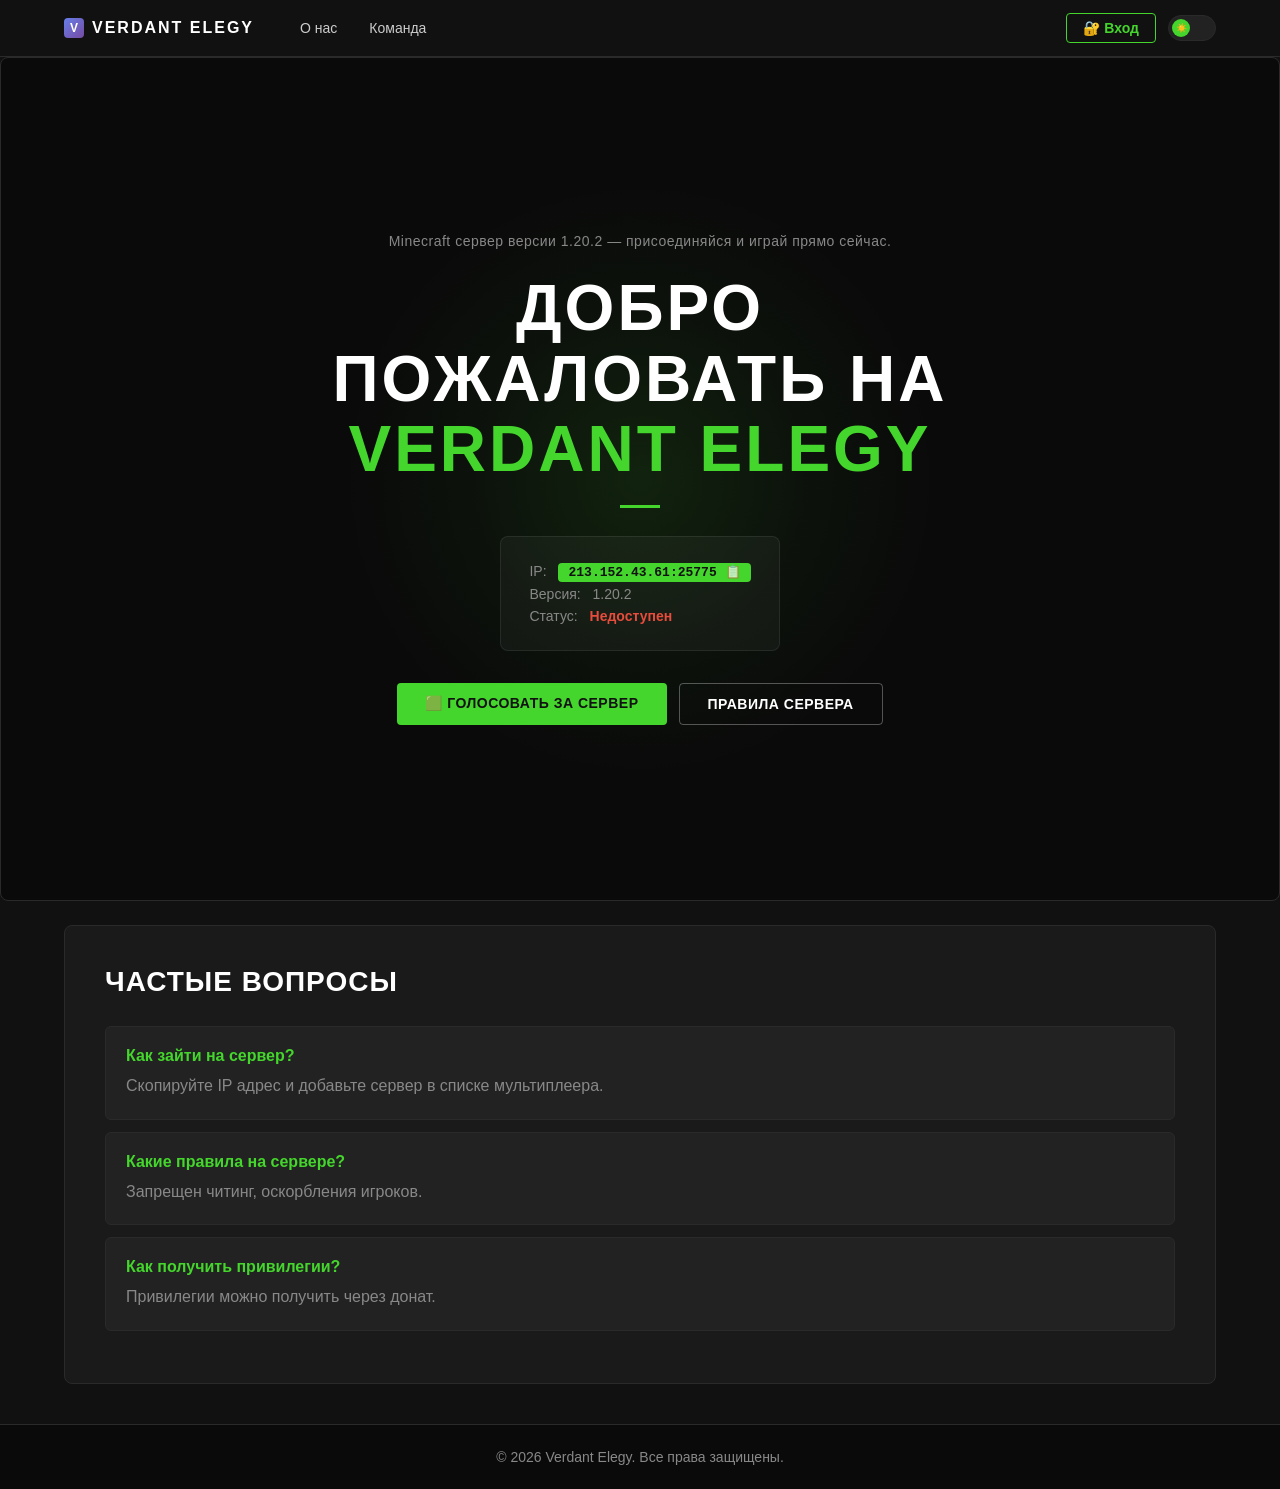
<file: index.html>
<!DOCTYPE html>
<html lang="ru">
<head>
    <meta charset="UTF-8">
    <meta name="viewport" content="width=device-width, initial-scale=1.0">
    <title>Verdant Elegy</title>
    <link rel="icon" type="image/svg+xml" href="favicon.svg">
    <link rel="stylesheet" href="style.css?v=10">
</head>
<body>
    <header>
        <div class="container">
            <a href="index.html" class="logo">
                <img src="favicon.svg" alt="" width="20" height="20">
                VERDANT ELEGY
            </a>
            <nav>
                <a href="about.html">О нас</a>
                <a href="team.html">Команда</a>
                <a href="gallery.html" class="auth-required">Галерея</a>
                <a href="support.html" class="auth-required">Поддержка</a>
                <a href="apply.html" class="auth-required">Стать админом</a>
                <a href="https://verdantelegy.trademc.org/" target="_blank" class="auth-required">Поддержать</a>
            </nav>
            <div class="header-right">
                <div class="user-menu" id="user-menu-container" style="display: none;">
                    <div class="user-menu-dropdown">
                        <div class="user-menu-toggle" id="user-menu-toggle">
                            <span id="username-display"></span>
                            <span class="arrow">▼</span>
                        </div>
                        <div class="user-menu-content" id="user-menu-content">
                            <a href="admin.html" class="admin-link" id="admin-menu-link" style="display: none;">⚙️ Админ панель</a>
                            <button id="logout-btn" class="logout-btn">Выйти</button>
                        </div>
                    </div>
                </div>
                <a href="login.html" id="login-link" class="login-btn">🔐 Вход</a>
                <button class="theme-toggle" id="themeToggle" aria-label="Переключить тему">
                    <span class="theme-toggle-slider"></span>
                </button>
            </div>
        </div>
    </header>

    <section class="hero-fullscreen">
        <div class="hero-glow"></div>
        <div class="hero-content">
            <p class="hero-eyebrow">Minecraft сервер версии 1.20.2 — присоединяйся и играй прямо сейчас.</p>
            <h1 class="hero-title">ДОБРО ПОЖАЛОВАТЬ НА<br><span class="hero-title-green">VERDANT ELEGY</span></h1>
            <div class="hero-divider"></div>
            <div class="server-info-box">
                <p><span class="info-label">IP:</span> <span class="ip" id="serverIP" title="Нажмите, чтобы скопировать">213.152.43.61:25775</span></p>
                <p><span class="info-label">Версия:</span> 1.20.2</p>
                <p><span class="info-label">Статус:</span> <span id="serverStatus" class="status-loading">Проверка...</span></p>
                <p id="onlineInfo" style="display:none;"><span class="info-label">Онлайн:</span> <span id="playerCount">0</span> / <span id="maxPlayers">0</span></p>
            </div>
            <div class="hero-buttons">
                <a href="https://minecraftrating.ru/server/393660/" target="_blank" class="hero-btn-primary">🟩 ГОЛОСОВАТЬ ЗА СЕРВЕР</a>
                <a href="rules.html" class="hero-btn-secondary">ПРАВИЛА СЕРВЕРА</a>
            </div>
        </div>
    </section>

    <main class="container">
        <section class="faq-section">
            <h2>Частые вопросы</h2>
            <div class="faq">
                <div class="faq-item">
                    <h4>Как зайти на сервер?</h4>
                    <p>Скопируйте IP адрес и добавьте сервер в списке мультиплеера.</p>
                </div>
                <div class="faq-item">
                    <h4>Какие правила на сервере?</h4>
                    <p>Запрещен читинг, оскорбления игроков.</p>
                </div>
                <div class="faq-item">
                    <h4>Как получить привилегии?</h4>
                    <p>Привилегии можно получить через донат.</p>
                </div>
            </div>
        </section>
    </main>

    <footer>
        <div class="container">
            <p>© 2026 Verdant Elegy. Все права защищены.</p>
        </div>
    </footer>

    <script src="script.js"></script>
</body>
</html>
</file>
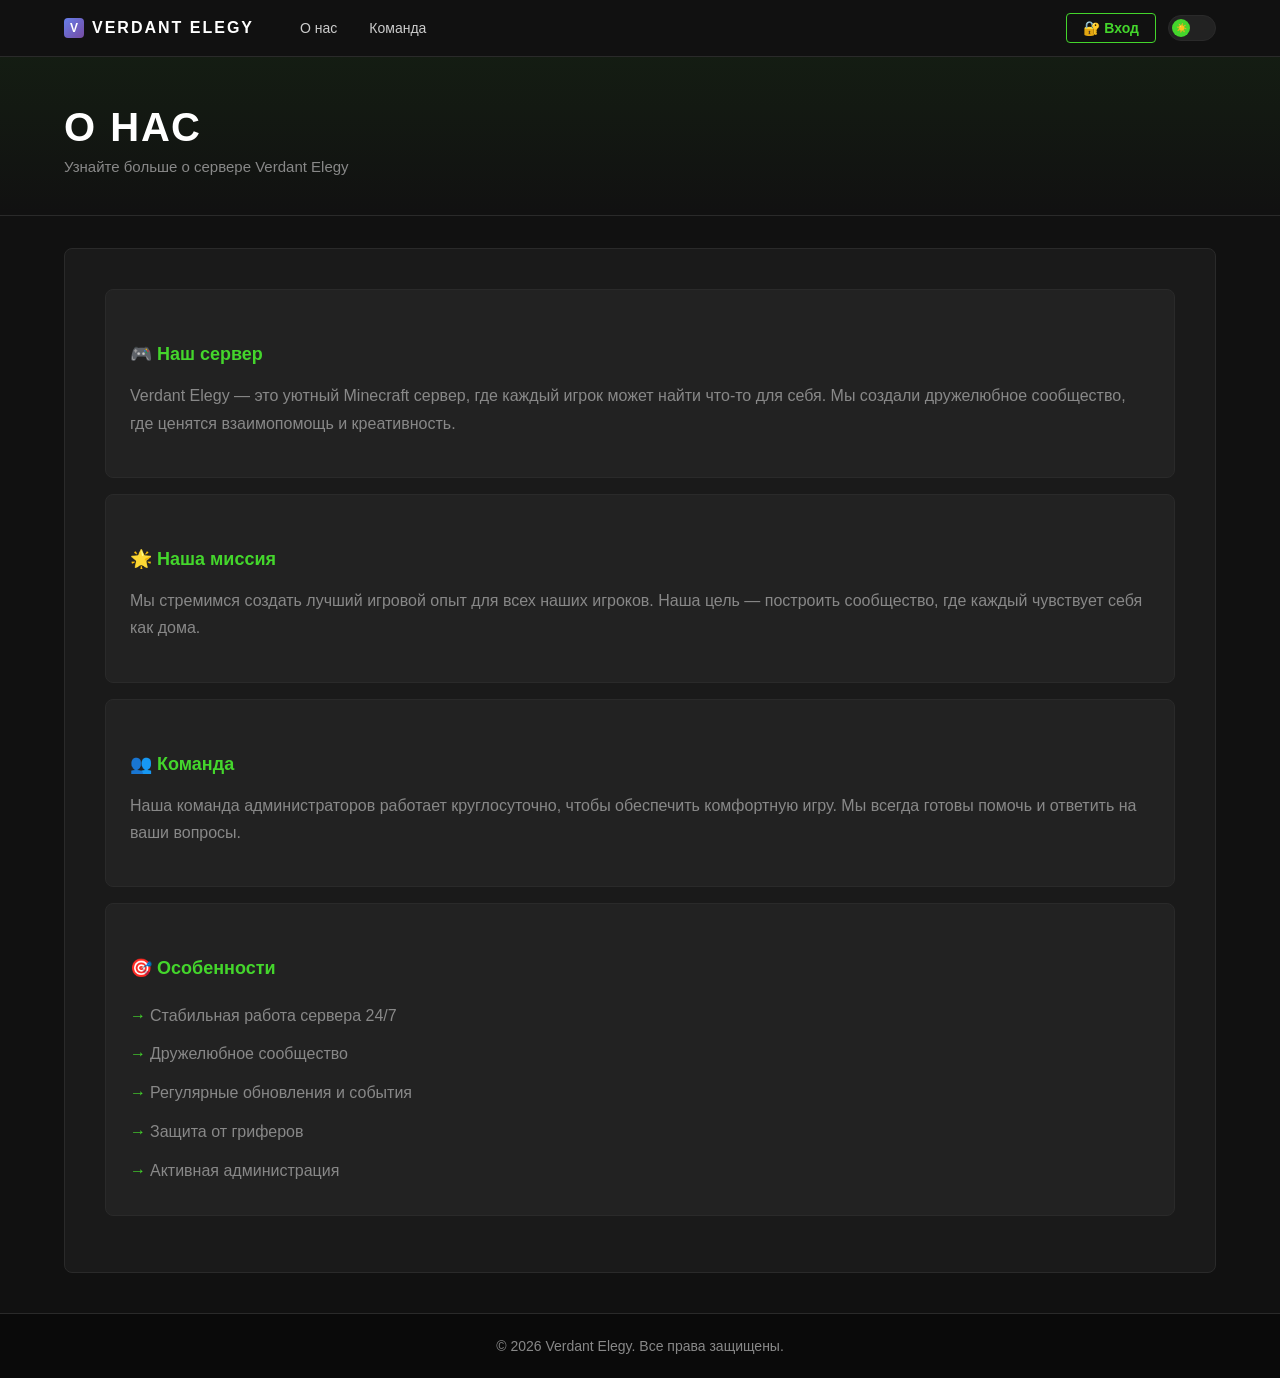
<file: about.html>
<!DOCTYPE html>
<html lang="ru">
<head>
    <meta charset="UTF-8">
    <meta name="viewport" content="width=device-width, initial-scale=1.0">
    <title>Verdant Elegy - О нас</title>
    <link rel="icon" type="image/svg+xml" href="favicon.svg">
    <link rel="stylesheet" href="style.css?v=10">
</head>
<body>
    <header>
        <div class="container">
            <a href="index.html" class="logo"><img src="favicon.svg" alt="" width="20" height="20">VERDANT ELEGY</a>
            <nav>
                <a href="about.html">О нас</a>
                <a href="team.html">Команда</a>
                <a href="gallery.html" class="auth-required">Галерея</a>
                <a href="support.html" class="auth-required">Поддержка</a>
                <a href="apply.html" class="auth-required">Стать админом</a>
                <a href="https://verdantelegy.trademc.org/" target="_blank" class="auth-required">Поддержать</a>
            </nav>
            <div class="header-right">
                <div class="user-menu" id="user-menu-container" style="display: none;">
                    <div class="user-menu-dropdown">
                        <div class="user-menu-toggle" id="user-menu-toggle">
                            <span id="username-display"></span><span>▼</span>
                        </div>
                        <div class="user-menu-content" id="user-menu-content">
                            <a href="admin.html" class="admin-link" id="admin-menu-link" style="display: none;">⚙️ Админ панель</a>
                            <button id="logout-btn" class="logout-btn">Выйти</button>
                        </div>
                    </div>
                </div>
                <a href="login.html" id="login-link" class="login-btn">🔐 Вход</a>
                <button class="theme-toggle" id="themeToggle" aria-label="Переключить тему"><span class="theme-toggle-slider"></span></button>
            </div>
        </div>
    </header>

    <div class="page-hero">
        <div class="container">
            <h1>О нас</h1>
            <p>Узнайте больше о сервере Verdant Elegy</p>
        </div>
    </div>

    <main class="container">
        <section class="about-section">
            <div class="about-content" id="about-content">
                <div class="about-block">
                    <h3>🎮 Наш сервер</h3>
                    <p>Verdant Elegy — это уютный Minecraft сервер, где каждый игрок может найти что-то для себя. Мы создали дружелюбное сообщество, где ценятся взаимопомощь и креативность.</p>
                </div>
                <div class="about-block">
                    <h3>🌟 Наша миссия</h3>
                    <p>Мы стремимся создать лучший игровой опыт для всех наших игроков. Наша цель — построить сообщество, где каждый чувствует себя как дома.</p>
                </div>
                <div class="about-block">
                    <h3>👥 Команда</h3>
                    <p>Наша команда администраторов работает круглосуточно, чтобы обеспечить комфортную игру. Мы всегда готовы помочь и ответить на ваши вопросы.</p>
                </div>
                <div class="about-block">
                    <h3>🎯 Особенности</h3>
                    <ul>
                        <li>Стабильная работа сервера 24/7</li>
                        <li>Дружелюбное сообщество</li>
                        <li>Регулярные обновления и события</li>
                        <li>Защита от гриферов</li>
                        <li>Активная администрация</li>
                    </ul>
                </div>
            </div>
        </section>
    </main>

    <footer><div class="container"><p>© 2026 Verdant Elegy. Все права защищены.</p></div></footer>
    <script src="script.js"></script>
    <script src="about.js"></script>
</body>
</html>
</file>
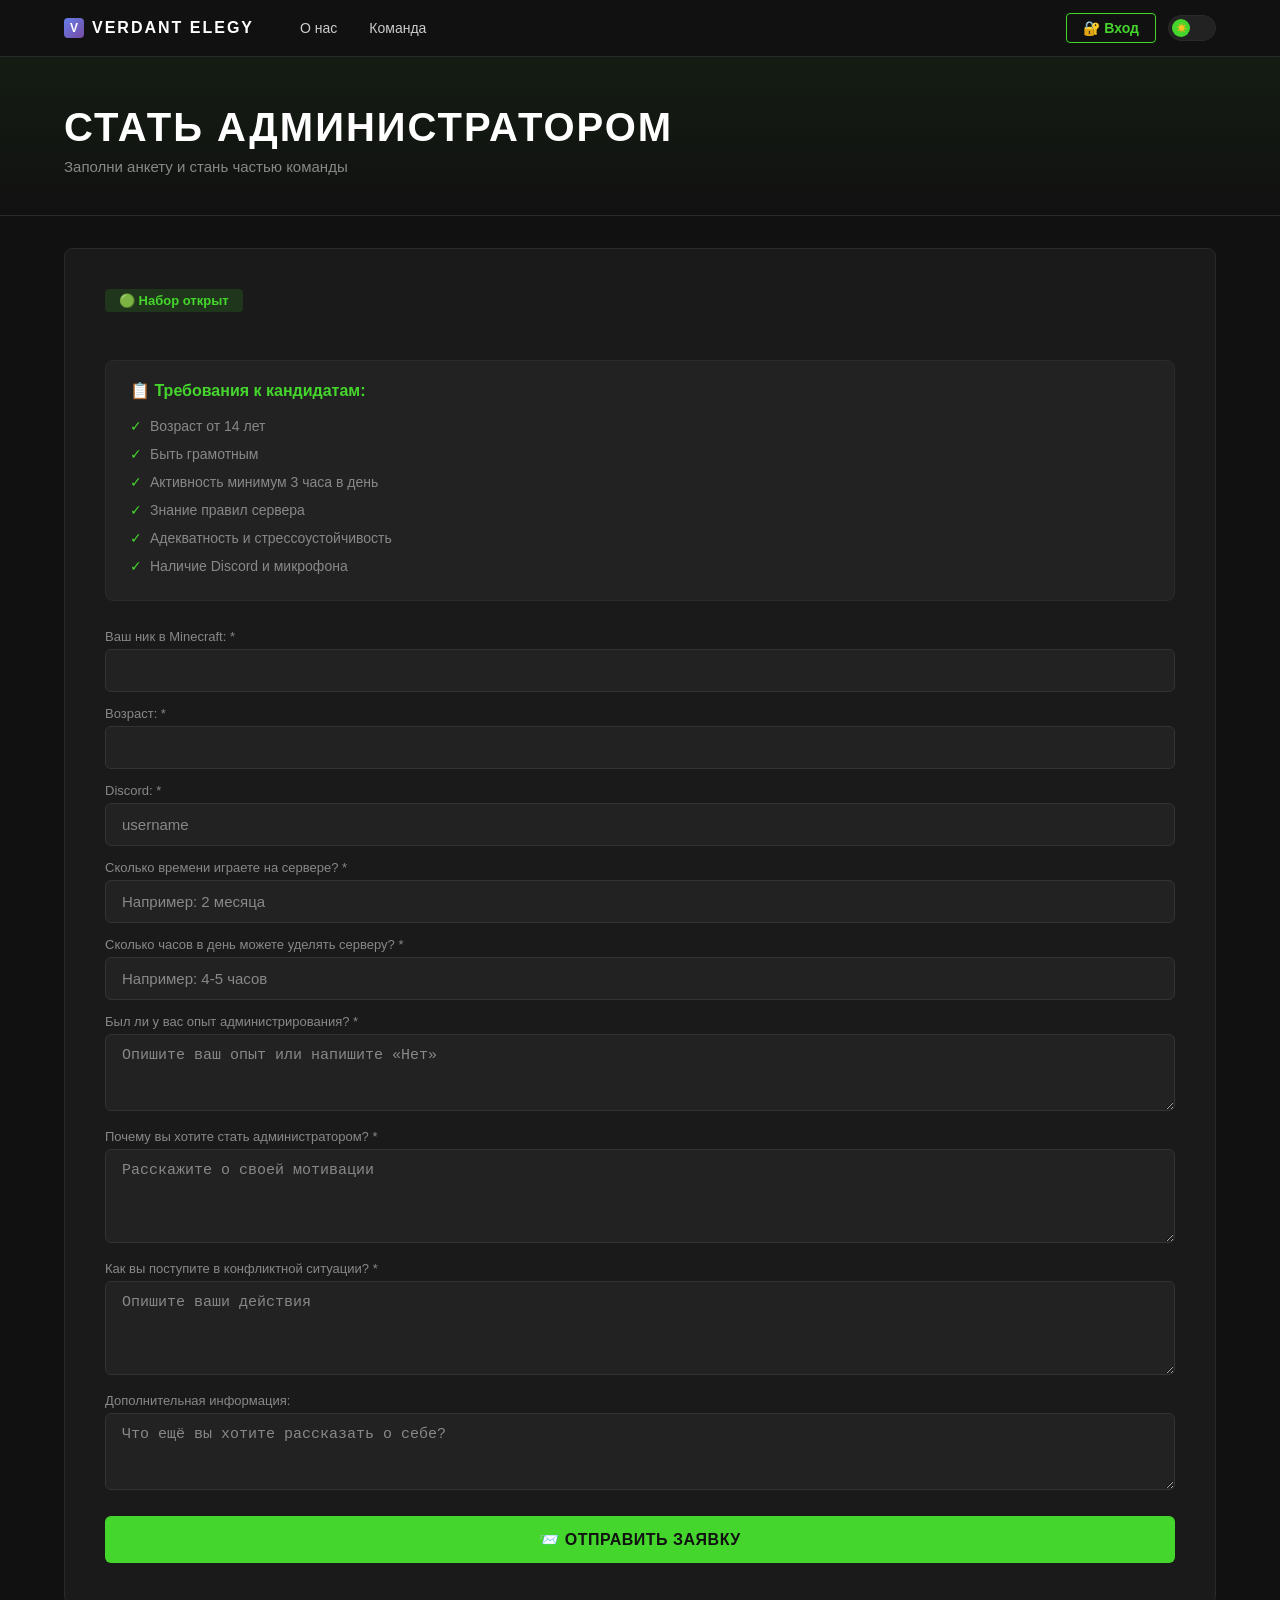
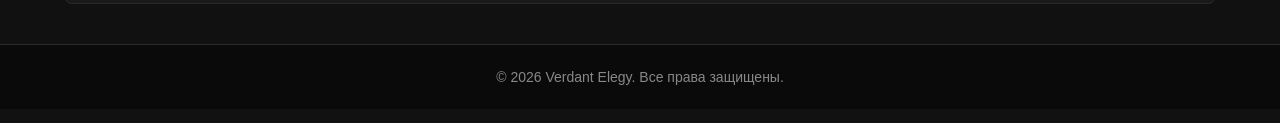
<file: apply.html>
<!DOCTYPE html>
<html lang="ru">
<head>
    <meta charset="UTF-8">
    <meta name="viewport" content="width=device-width, initial-scale=1.0">
    <title>Verdant Elegy - Стать админом</title>
    <link rel="icon" type="image/svg+xml" href="favicon.svg">
    <link rel="stylesheet" href="style.css?v=10">
</head>
<body>
    <header>
        <div class="container">
            <a href="index.html" class="logo"><img src="favicon.svg" alt="" width="20" height="20">VERDANT ELEGY</a>
            <nav>
                <a href="about.html">О нас</a>
                <a href="team.html">Команда</a>
                <a href="gallery.html" class="auth-required">Галерея</a>
                <a href="support.html" class="auth-required">Поддержка</a>
                <a href="apply.html" class="auth-required">Стать админом</a>
                <a href="https://verdantelegy.trademc.org/" target="_blank" class="auth-required">Поддержать</a>
            </nav>
            <div class="header-right">
                <div class="user-menu" id="user-menu-container" style="display: none;">
                    <div class="user-menu-dropdown">
                        <div class="user-menu-toggle" id="user-menu-toggle">
                            <span id="username-display"></span><span>▼</span>
                        </div>
                        <div class="user-menu-content" id="user-menu-content">
                            <a href="admin.html" class="admin-link" id="admin-menu-link" style="display: none;">⚙️ Админ панель</a>
                            <button id="logout-btn" class="logout-btn">Выйти</button>
                        </div>
                    </div>
                </div>
                <a href="login.html" id="login-link" class="login-btn">🔐 Вход</a>
                <button class="theme-toggle" id="themeToggle" aria-label="Переключить тему"><span class="theme-toggle-slider"></span></button>
            </div>
        </div>
    </header>

    <div class="page-hero">
        <div class="container">
            <h1>Стать администратором</h1>
            <p>Заполни анкету и стань частью команды</p>
        </div>
    </div>

    <main class="container">
        <section class="apply-section">
            <div class="apply-header">
                <div class="apply-status" id="apply-status">
                    <span class="status-badge open">🟢 Набор открыт</span>
                </div>
            </div>
            <div class="apply-info">
                <h3>📋 Требования к кандидатам:</h3>
                <ul>
                    <li>Возраст от 14 лет</li>
                    <li>Быть грамотным</li>
                    <li>Активность минимум 3 часа в день</li>
                    <li>Знание правил сервера</li>
                    <li>Адекватность и стрессоустойчивость</li>
                    <li>Наличие Discord и микрофона</li>
                </ul>
            </div>
            <div class="apply-form-container" id="apply-form-container">
                <form id="applyForm" class="apply-form">
                    <label><span>Ваш ник в Minecraft: *</span><input type="text" id="minecraft-nick" required></label>
                    <label><span>Возраст: *</span><input type="number" id="age" min="14" max="99" required></label>
                    <label><span>Discord: *</span><input type="text" id="discord" placeholder="username" required></label>
                    <label><span>Сколько времени играете на сервере? *</span><input type="text" id="play-time" placeholder="Например: 2 месяца" required></label>
                    <label><span>Сколько часов в день можете уделять серверу? *</span><input type="text" id="daily-hours" placeholder="Например: 4-5 часов" required></label>
                    <label><span>Был ли у вас опыт администрирования? *</span><textarea id="admin-experience" rows="3" placeholder="Опишите ваш опыт или напишите «Нет»" required></textarea></label>
                    <label><span>Почему вы хотите стать администратором? *</span><textarea id="motivation" rows="4" placeholder="Расскажите о своей мотивации" required></textarea></label>
                    <label><span>Как вы поступите в конфликтной ситуации? *</span><textarea id="conflict-situation" rows="4" placeholder="Опишите ваши действия" required></textarea></label>
                    <label><span>Дополнительная информация:</span><textarea id="additional-info" rows="3" placeholder="Что ещё вы хотите рассказать о себе?"></textarea></label>
                    <button type="submit" class="submit-btn">📨 Отправить заявку</button>
                </form>
            </div>
            <div class="apply-closed" id="apply-closed" style="display:none;">
                <div style="font-size:64px;margin-bottom:20px;">🔒</div>
                <h3>Набор закрыт</h3>
                <p>В данный момент мы не принимаем заявки на администратора.</p>
                <p>Следите за новостями в нашем Discord сервере!</p>
            </div>
        </section>
    </main>

    <footer><div class="container"><p>© 2026 Verdant Elegy. Все права защищены.</p></div></footer>
    <script src="script.js"></script>
    <script src="apply.js?v=3"></script>
</body>
</html>
</file>
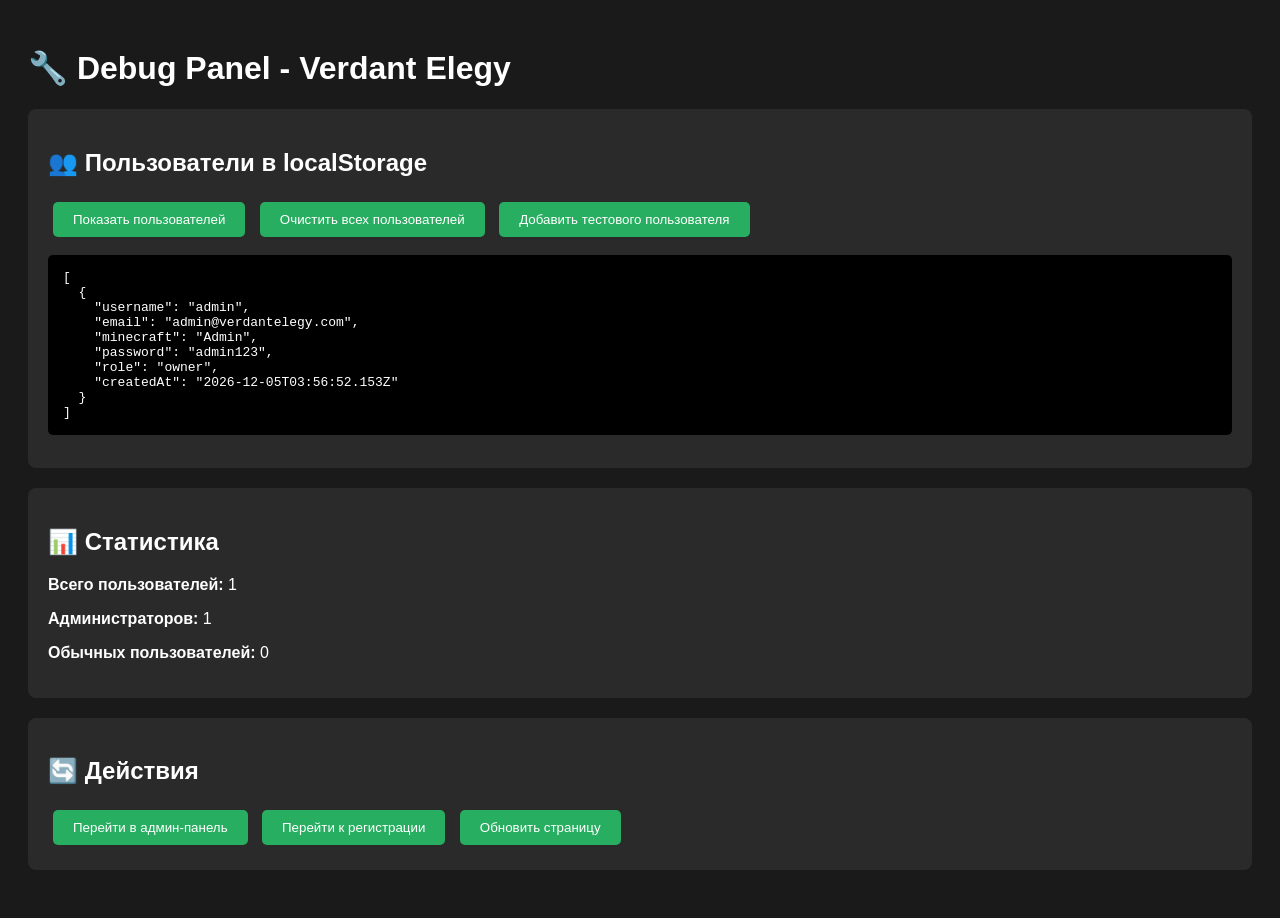
<file: debug.html>
<!DOCTYPE html>
<html lang="ru">
<head>
    <meta charset="UTF-8">
    <meta name="viewport" content="width=device-width, initial-scale=1.0">
    <title>Debug - Verdant Elegy</title>
    <style>
        body {
            font-family: Arial, sans-serif;
            padding: 20px;
            background: #1a1a1a;
            color: #fff;
        }
        .debug-section {
            background: #2a2a2a;
            padding: 20px;
            margin: 20px 0;
            border-radius: 8px;
        }
        button {
            padding: 10px 20px;
            margin: 5px;
            cursor: pointer;
            background: #27ae60;
            color: white;
            border: none;
            border-radius: 5px;
        }
        button:hover {
            background: #229954;
        }
        pre {
            background: #000;
            padding: 15px;
            border-radius: 5px;
            overflow-x: auto;
        }
    </style>
</head>
<body>
    <h1>🔧 Debug Panel - Verdant Elegy</h1>
    
    <div class="debug-section">
        <h2>👥 Пользователи в localStorage</h2>
        <button onclick="showUsers()">Показать пользователей</button>
        <button onclick="clearUsers()">Очистить всех пользователей</button>
        <button onclick="addTestUser()">Добавить тестового пользователя</button>
        <pre id="users-output">Нажмите "Показать пользователей"</pre>
    </div>
    
    <div class="debug-section">
        <h2>📊 Статистика</h2>
        <div id="stats-output"></div>
    </div>
    
    <div class="debug-section">
        <h2>🔄 Действия</h2>
        <button onclick="location.href='admin.html'">Перейти в админ-панель</button>
        <button onclick="location.href='login.html'">Перейти к регистрации</button>
        <button onclick="location.reload()">Обновить страницу</button>
    </div>

    <script>
        function showUsers() {
            const users = JSON.parse(localStorage.getItem('users') || '[]');
            document.getElementById('users-output').textContent = JSON.stringify(users, null, 2);
            updateStats();
        }
        
        function clearUsers() {
            if (confirm('Удалить всех пользователей?')) {
                localStorage.removeItem('users');
                showUsers();
                alert('✅ Все пользователи удалены');
            }
        }
        
        function addTestUser() {
            const users = JSON.parse(localStorage.getItem('users') || '[]');
            const testUser = {
                username: 'test_user_' + Date.now(),
                email: 'test' + Date.now() + '@example.com',
                minecraft: 'TestPlayer',
                password: 'test123',
                role: 'user',
                createdAt: new Date().toISOString(),
                emailVerified: true
            };
            users.push(testUser);
            localStorage.setItem('users', JSON.stringify(users));
            showUsers();
            alert('✅ Тестовый пользователь добавлен');
        }
        
        function updateStats() {
            const users = JSON.parse(localStorage.getItem('users') || '[]');
            const admins = users.filter(u => u.role === 'admin' || u.role === 'owner').length;
            const regular = users.filter(u => u.role === 'user').length;
            
            document.getElementById('stats-output').innerHTML = `
                <p><strong>Всего пользователей:</strong> ${users.length}</p>
                <p><strong>Администраторов:</strong> ${admins}</p>
                <p><strong>Обычных пользователей:</strong> ${regular}</p>
            `;
        }
        
        // Автоматическое обновление при загрузке
        showUsers();
    </script>
</body>
</html>
</file>
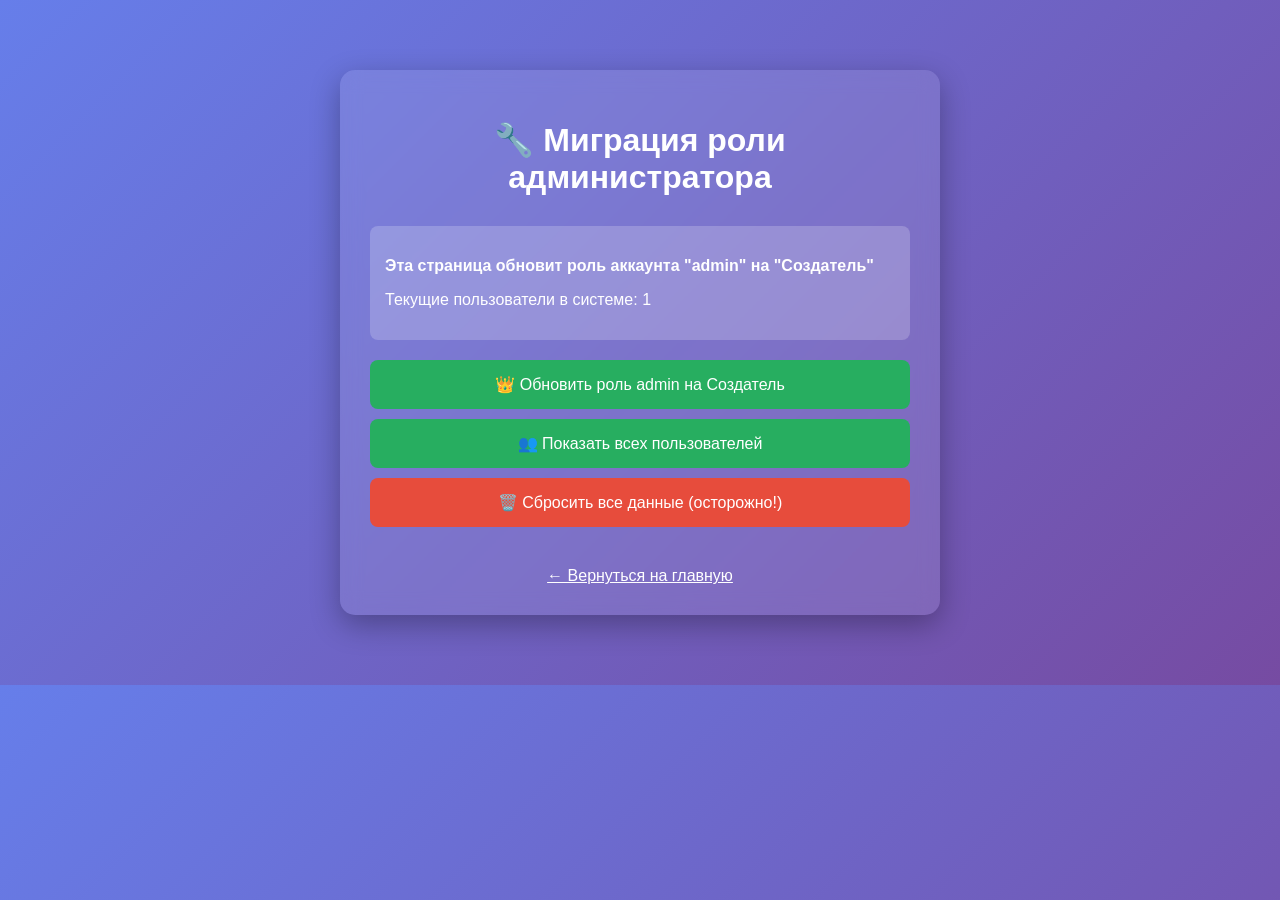
<file: migrate-admin.html>
<!DOCTYPE html>
<html lang="ru">
<head>
    <meta charset="UTF-8">
    <meta name="viewport" content="width=device-width, initial-scale=1.0">
    <title>Миграция роли администратора</title>
    <style>
        body {
            font-family: Arial, sans-serif;
            max-width: 600px;
            margin: 50px auto;
            padding: 20px;
            background: linear-gradient(135deg, #667eea 0%, #764ba2 100%);
            color: white;
        }
        .container {
            background: rgba(255, 255, 255, 0.1);
            backdrop-filter: blur(10px);
            padding: 30px;
            border-radius: 15px;
            box-shadow: 0 10px 30px rgba(0, 0, 0, 0.3);
        }
        h1 {
            text-align: center;
            margin-bottom: 30px;
        }
        button {
            width: 100%;
            padding: 15px;
            background: #27ae60;
            color: white;
            border: none;
            border-radius: 8px;
            font-size: 16px;
            cursor: pointer;
            margin-bottom: 10px;
            transition: background 0.3s;
        }
        button:hover {
            background: #229954;
        }
        .danger {
            background: #e74c3c;
        }
        .danger:hover {
            background: #c0392b;
        }
        .info {
            background: rgba(255, 255, 255, 0.2);
            padding: 15px;
            border-radius: 8px;
            margin-bottom: 20px;
        }
        .result {
            margin-top: 20px;
            padding: 15px;
            border-radius: 8px;
            display: none;
        }
        .result.success {
            background: rgba(39, 174, 96, 0.3);
            border: 2px solid #27ae60;
        }
        .result.error {
            background: rgba(231, 76, 60, 0.3);
            border: 2px solid #e74c3c;
        }
        a {
            color: white;
            text-decoration: underline;
        }
    </style>
</head>
<body>
    <div class="container">
        <h1>🔧 Миграция роли администратора</h1>
        
        <div class="info">
            <p><strong>Эта страница обновит роль аккаунта "admin" на "Создатель"</strong></p>
            <p>Текущие пользователи в системе: <span id="user-count">0</span></p>
        </div>

        <button onclick="migrateAdmin()">👑 Обновить роль admin на Создатель</button>
        <button onclick="showUsers()">👥 Показать всех пользователей</button>
        <button onclick="resetData()" class="danger">🗑️ Сбросить все данные (осторожно!)</button>
        
        <div id="result" class="result"></div>
        
        <div style="margin-top: 30px; text-align: center;">
            <a href="index.html">← Вернуться на главную</a>
        </div>
    </div>

    <script>
        // Показать количество пользователей
        function updateUserCount() {
            const users = JSON.parse(localStorage.getItem('users') || '[]');
            document.getElementById('user-count').textContent = users.length;
        }
        
        updateUserCount();

        // Миграция роли admin
        function migrateAdmin() {
            const users = JSON.parse(localStorage.getItem('users') || '[]');
            const resultDiv = document.getElementById('result');
            
            if (users.length === 0) {
                resultDiv.className = 'result error';
                resultDiv.style.display = 'block';
                resultDiv.innerHTML = '❌ Нет пользователей в системе. Создайте аккаунт admin через страницу входа.';
                return;
            }
            
            // Находим пользователя admin
            const adminIndex = users.findIndex(u => u.username === 'admin');
            
            if (adminIndex === -1) {
                resultDiv.className = 'result error';
                resultDiv.style.display = 'block';
                resultDiv.innerHTML = '❌ Пользователь "admin" не найден. Создайте его через страницу входа.';
                return;
            }
            
            // Обновляем роль
            const oldRole = users[adminIndex].role;
            users[adminIndex].role = 'owner';
            
            // Сохраняем
            localStorage.setItem('users', JSON.stringify(users));
            
            // Обновляем текущего пользователя, если он залогинен
            const currentUser = JSON.parse(localStorage.getItem('currentUser'));
            if (currentUser && currentUser.username === 'admin') {
                currentUser.role = 'owner';
                localStorage.setItem('currentUser', JSON.stringify(currentUser));
            }
            
            resultDiv.className = 'result success';
            resultDiv.style.display = 'block';
            resultDiv.innerHTML = `
                ✅ Успешно обновлено!<br>
                Пользователь: admin<br>
                Старая роль: ${oldRole === 'admin' ? '⚙️ Администратор' : oldRole === 'owner' ? '👑 Создатель' : '👤 Пользователь'}<br>
                Новая роль: 👑 Создатель<br><br>
                ${currentUser && currentUser.username === 'admin' ? 'Ваша текущая сессия также обновлена.' : ''}
            `;
            
            updateUserCount();
        }

        // Показать всех пользователей
        function showUsers() {
            const users = JSON.parse(localStorage.getItem('users') || '[]');
            const resultDiv = document.getElementById('result');
            
            if (users.length === 0) {
                resultDiv.className = 'result error';
                resultDiv.style.display = 'block';
                resultDiv.innerHTML = '❌ Нет пользователей в системе.';
                return;
            }
            
            let html = '<strong>Список пользователей:</strong><br><br>';
            users.forEach((user, index) => {
                const roleIcon = user.role === 'owner' ? '👑' : user.role === 'admin' ? '⚙️' : '👤';
                const roleName = user.role === 'owner' ? 'Создатель' : user.role === 'admin' ? 'Администратор' : 'Пользователь';
                html += `${index + 1}. ${roleIcon} <strong>${user.username}</strong> - ${roleName}<br>`;
            });
            
            resultDiv.className = 'result success';
            resultDiv.style.display = 'block';
            resultDiv.innerHTML = html;
        }

        // Сброс всех данных
        function resetData() {
            if (!confirm('⚠️ Вы уверены? Это удалит ВСЕ данные (пользователей, заявки, запросы)!')) {
                return;
            }
            
            if (!confirm('⚠️ ПОСЛЕДНЕЕ ПРЕДУПРЕЖДЕНИЕ! Все данные будут безвозвратно удалены!')) {
                return;
            }
            
            // Удаляем все данные
            localStorage.removeItem('users');
            localStorage.removeItem('currentUser');
            localStorage.removeItem('supportRequests');
            localStorage.removeItem('adminApplications');
            localStorage.removeItem('applicationsOpen');
            localStorage.removeItem('aboutContent');
            localStorage.removeItem('theme');
            
            // Создаем нового создателя
            const defaultOwner = {
                username: 'admin',
                email: 'admin@verdantelegy.com',
                minecraft: 'Admin',
                password: 'admin123',
                role: 'owner',
                createdAt: new Date().toISOString()
            };
            localStorage.setItem('users', JSON.stringify([defaultOwner]));
            
            const resultDiv = document.getElementById('result');
            resultDiv.className = 'result success';
            resultDiv.style.display = 'block';
            resultDiv.innerHTML = `
                ✅ Все данные сброшены!<br><br>
                Создан новый аккаунт создателя:<br>
                Логин: <strong>admin</strong><br>
                Пароль: <strong>admin123</strong><br>
                Роль: 👑 Создатель
            `;
            
            updateUserCount();
        }
    </script>
</body>
</html>
</file>
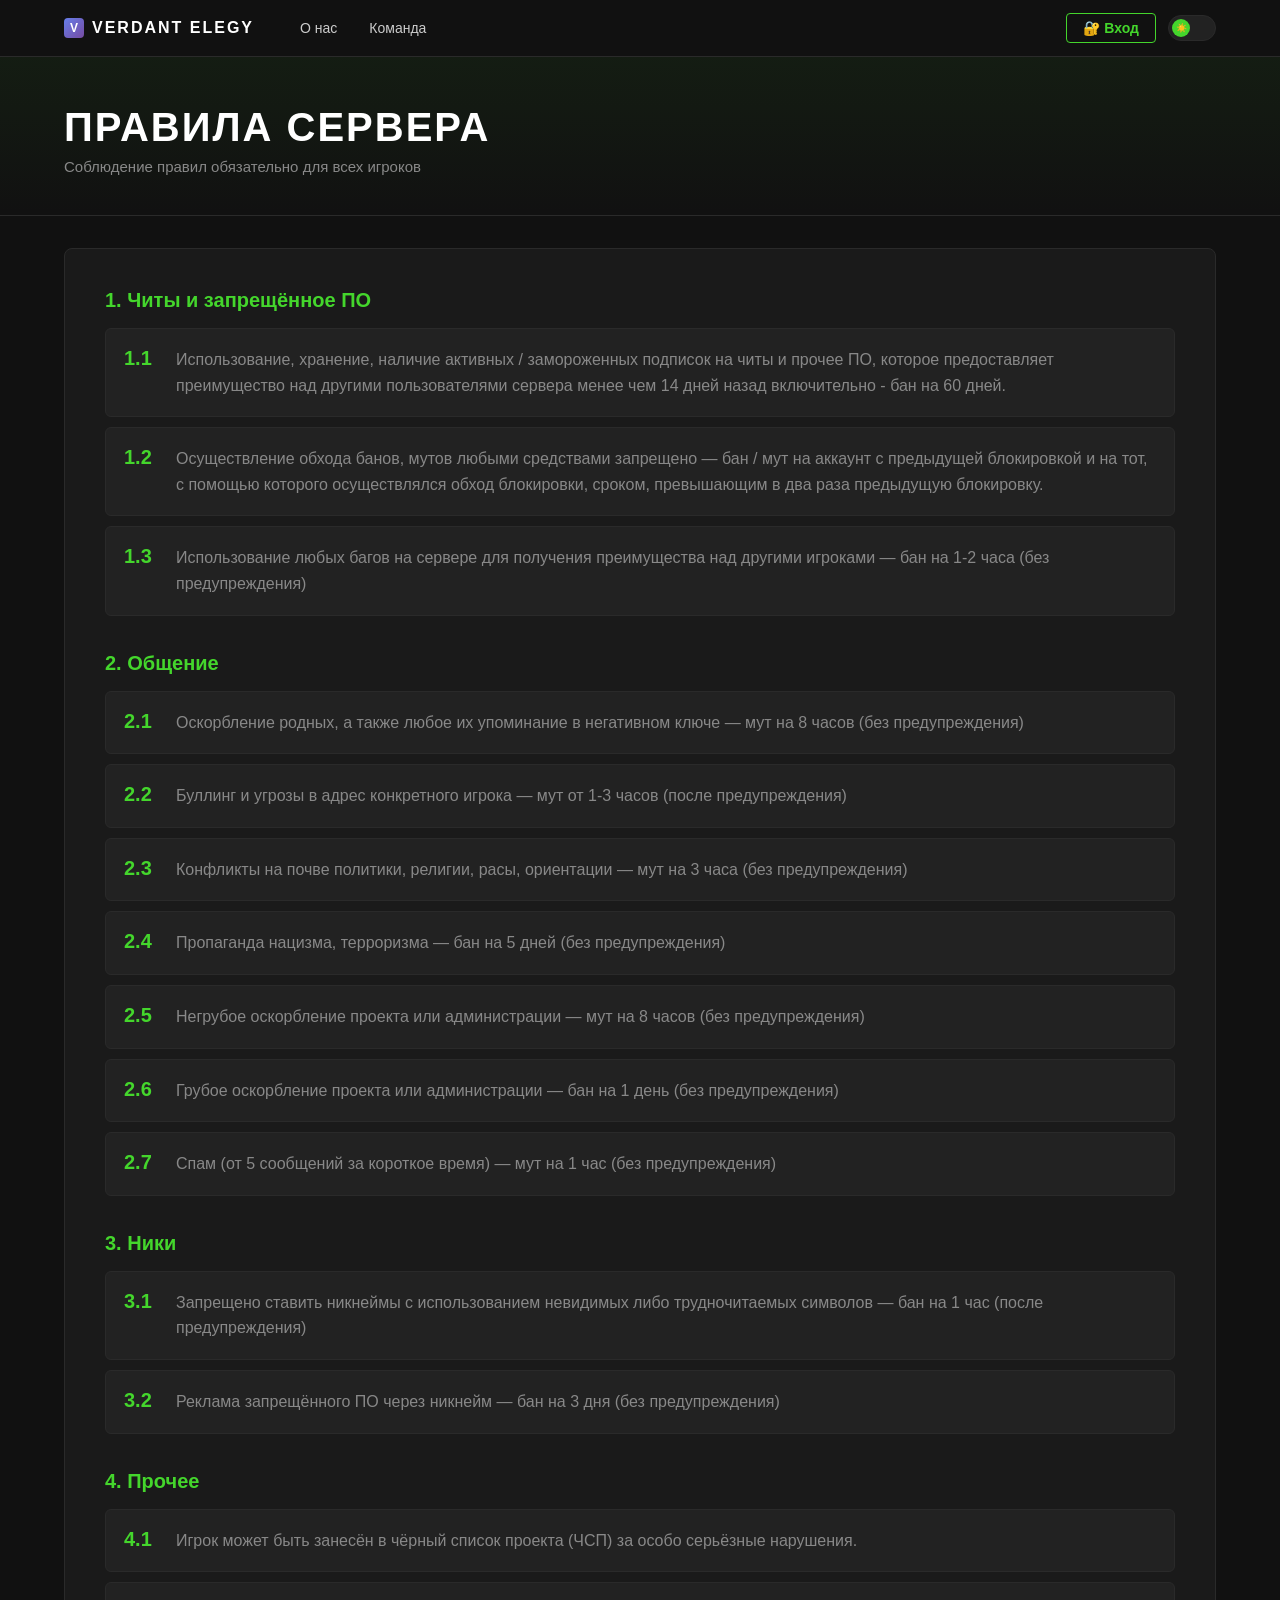
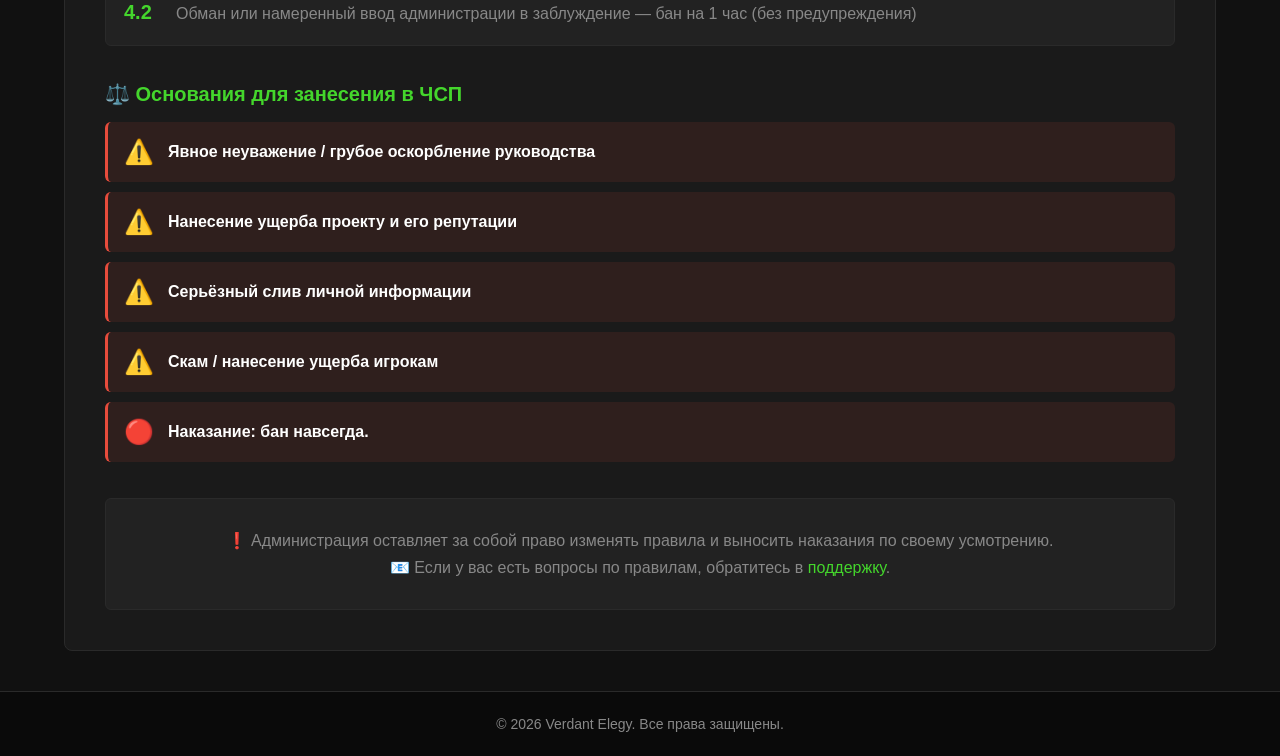
<file: rules.html>
<!DOCTYPE html>
<html lang="ru">
<head>
    <meta charset="UTF-8">
    <meta name="viewport" content="width=device-width, initial-scale=1.0">
    <title>Verdant Elegy - Правила</title>
    <link rel="icon" type="image/svg+xml" href="favicon.svg">
    <link rel="stylesheet" href="style.css?v=10">
</head>
<body>
    <header>
        <div class="container">
            <a href="index.html" class="logo"><img src="favicon.svg" alt="" width="20" height="20">VERDANT ELEGY</a>
            <nav>
                <a href="about.html">О нас</a>
                <a href="team.html">Команда</a>
                <a href="gallery.html" class="auth-required">Галерея</a>
                <a href="support.html" class="auth-required">Поддержка</a>
                <a href="apply.html" class="auth-required">Стать админом</a>
                <a href="https://verdantelegy.trademc.org/" target="_blank" class="auth-required">Поддержать</a>
            </nav>
            <div class="header-right">
                <div class="user-menu" id="user-menu-container" style="display: none;">
                    <div class="user-menu-dropdown">
                        <div class="user-menu-toggle" id="user-menu-toggle">
                            <span id="username-display"></span><span>▼</span>
                        </div>
                        <div class="user-menu-content" id="user-menu-content">
                            <a href="admin.html" class="admin-link" id="admin-menu-link" style="display: none;">⚙️ Админ панель</a>
                            <button id="logout-btn" class="logout-btn">Выйти</button>
                        </div>
                    </div>
                </div>
                <a href="login.html" id="login-link" class="login-btn">🔐 Вход</a>
                <button class="theme-toggle" id="themeToggle" aria-label="Переключить тему"><span class="theme-toggle-slider"></span></button>
            </div>
        </div>
    </header>

    <div class="page-hero">
        <div class="container">
            <h1>Правила сервера</h1>
            <p>Соблюдение правил обязательно для всех игроков</p>
        </div>
    </div>

    <main class="container">
        <section class="rules-section">
            <div id="rules-content">
            <div class="rule-category">
                <h3>1. Читы и запрещённое ПО</h3>
                <div class="rule-item"><span class="rule-number">1.1</span><div class="rule-content"><p>Использование, хранение, наличие активных / замороженных подписок на читы и прочее ПО, которое предоставляет преимущество над другими пользователями сервера менее чем 14 дней назад включительно - бан на 60 дней.</p></div></div>
                <div class="rule-item"><span class="rule-number">1.2</span><div class="rule-content"><p>Осуществление обхода банов, мутов любыми средствами запрещено — бан / мут на аккаунт с предыдущей блокировкой и на тот, с помощью которого осуществлялся обход блокировки, сроком, превышающим в два раза предыдущую блокировку.</p></div></div>
                <div class="rule-item"><span class="rule-number">1.3</span><div class="rule-content"><p>Использование любых багов на сервере для получения преимущества над другими игроками — бан на 1-2 часа (без предупреждения)</p></div></div>
            </div>
            <div class="rule-category">
                <h3>2. Общение</h3>
                <div class="rule-item"><span class="rule-number">2.1</span><div class="rule-content"><p>Оскорбление родных, а также любое их упоминание в негативном ключе — мут на 8 часов (без предупреждения)</p></div></div>
                <div class="rule-item"><span class="rule-number">2.2</span><div class="rule-content"><p>Буллинг и угрозы в адрес конкретного игрока — мут от 1-3 часов (после предупреждения)</p></div></div>
                <div class="rule-item"><span class="rule-number">2.3</span><div class="rule-content"><p>Конфликты на почве политики, религии, расы, ориентации — мут на 3 часа (без предупреждения)</p></div></div>
                <div class="rule-item"><span class="rule-number">2.4</span><div class="rule-content"><p>Пропаганда нацизма, терроризма — бан на 5 дней (без предупреждения)</p></div></div>
                <div class="rule-item"><span class="rule-number">2.5</span><div class="rule-content"><p>Негрубое оскорбление проекта или администрации — мут на 8 часов (без предупреждения)</p></div></div>
                <div class="rule-item"><span class="rule-number">2.6</span><div class="rule-content"><p>Грубое оскорбление проекта или администрации — бан на 1 день (без предупреждения)</p></div></div>
                <div class="rule-item"><span class="rule-number">2.7</span><div class="rule-content"><p>Спам (от 5 сообщений за короткое время) — мут на 1 час (без предупреждения)</p></div></div>
            </div>
            <div class="rule-category">
                <h3>3. Ники</h3>
                <div class="rule-item"><span class="rule-number">3.1</span><div class="rule-content"><p>Запрещено ставить никнеймы с использованием невидимых либо трудночитаемых символов — бан на 1 час (после предупреждения)</p></div></div>
                <div class="rule-item"><span class="rule-number">3.2</span><div class="rule-content"><p>Реклама запрещённого ПО через никнейм — бан на 3 дня (без предупреждения)</p></div></div>
            </div>
            <div class="rule-category">
                <h3>4. Прочее</h3>
                <div class="rule-item"><span class="rule-number">4.1</span><div class="rule-content"><p>Игрок может быть занесён в чёрный список проекта (ЧСП) за особо серьёзные нарушения.</p></div></div>
                <div class="rule-item"><span class="rule-number">4.2</span><div class="rule-content"><p>Обман или намеренный ввод администрации в заблуждение — бан на 1 час (без предупреждения)</p></div></div>
            </div>
            <div class="rule-category">
                <h3>⚖️ Основания для занесения в ЧСП</h3>
                <div class="punishment-info">
                    <div class="punishment-item"><span class="punishment-icon">⚠️</span><div><strong>Явное неуважение / грубое оскорбление руководства</strong></div></div>
                    <div class="punishment-item"><span class="punishment-icon">⚠️</span><div><strong>Нанесение ущерба проекту и его репутации</strong></div></div>
                    <div class="punishment-item"><span class="punishment-icon">⚠️</span><div><strong>Серьёзный слив личной информации</strong></div></div>
                    <div class="punishment-item"><span class="punishment-icon">⚠️</span><div><strong>Скам / нанесение ущерба игрокам</strong></div></div>
                    <div class="punishment-item"><span class="punishment-icon">🔴</span><div><strong>Наказание: бан навсегда.</strong></div></div>
                </div>
            </div>
            </div>
            <div class="rules-footer">
                <p>❗ Администрация оставляет за собой право изменять правила и выносить наказания по своему усмотрению.</p>
                <p>📧 Если у вас есть вопросы по правилам, обратитесь в <a href="support.html">поддержку</a>.</p>
            </div>
        </section>
    </main>

    <footer><div class="container"><p>© 2026 Verdant Elegy. Все права защищены.</p></div></footer>
    <script src="script.js"></script>
    <script src="rules.js"></script>
</body>
</html>
</file>
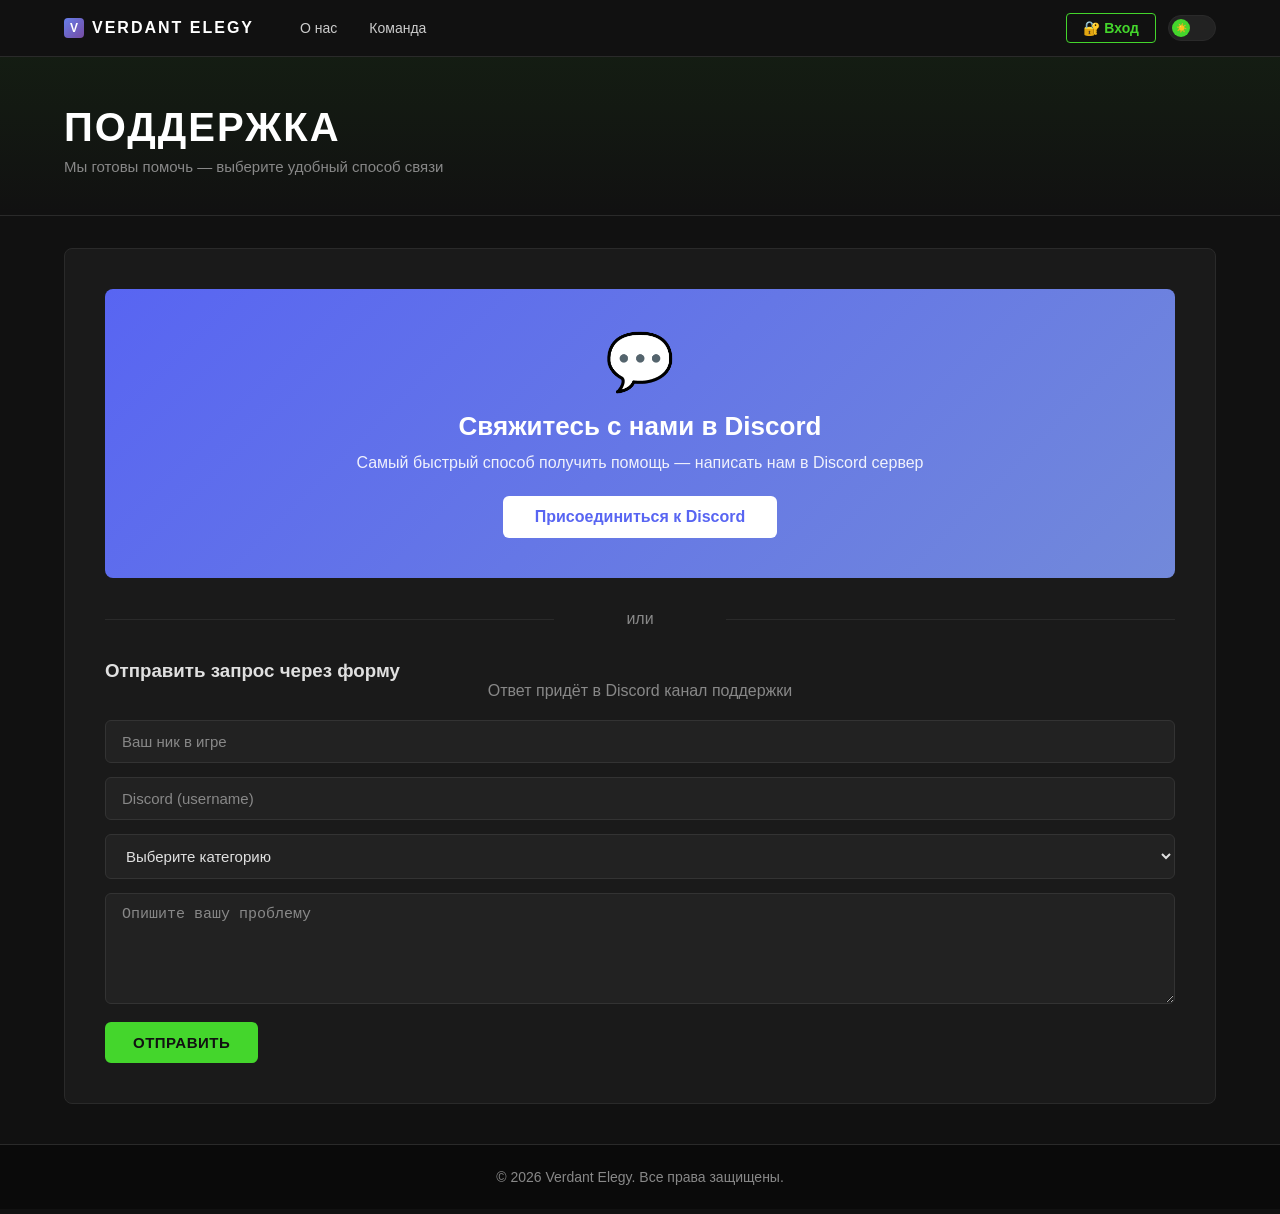
<file: support.html>
<!DOCTYPE html>
<html lang="ru">
<head>
    <meta charset="UTF-8">
    <meta name="viewport" content="width=device-width, initial-scale=1.0">
    <title>Verdant Elegy - Поддержка</title>
    <link rel="icon" type="image/svg+xml" href="favicon.svg">
    <link rel="stylesheet" href="style.css?v=10">
</head>
<body>
    <header>
        <div class="container">
            <a href="index.html" class="logo"><img src="favicon.svg" alt="" width="20" height="20">VERDANT ELEGY</a>
            <nav>
                <a href="about.html">О нас</a>
                <a href="team.html">Команда</a>
                <a href="gallery.html" class="auth-required">Галерея</a>
                <a href="support.html" class="auth-required">Поддержка</a>
                <a href="apply.html" class="auth-required">Стать админом</a>
                <a href="https://verdantelegy.trademc.org/" target="_blank" class="auth-required">Поддержать</a>
            </nav>
            <div class="header-right">
                <div class="user-menu" id="user-menu-container" style="display: none;">
                    <div class="user-menu-dropdown">
                        <div class="user-menu-toggle" id="user-menu-toggle">
                            <span id="username-display"></span><span>▼</span>
                        </div>
                        <div class="user-menu-content" id="user-menu-content">
                            <a href="admin.html" class="admin-link" id="admin-menu-link" style="display: none;">⚙️ Админ панель</a>
                            <button id="logout-btn" class="logout-btn">Выйти</button>
                        </div>
                    </div>
                </div>
                <a href="login.html" id="login-link" class="login-btn">🔐 Вход</a>
                <button class="theme-toggle" id="themeToggle" aria-label="Переключить тему"><span class="theme-toggle-slider"></span></button>
            </div>
        </div>
    </header>

    <div class="page-hero">
        <div class="container">
            <h1>Поддержка</h1>
            <p>Мы готовы помочь — выберите удобный способ связи</p>
        </div>
    </div>

    <main class="container">
        <section id="support" class="support-section">
            <div class="discord-support">
                <div class="discord-icon">💬</div>
                <h3>Свяжитесь с нами в Discord</h3>
                <p>Самый быстрый способ получить помощь — написать нам в Discord сервер</p>
                <a href="https://discord.gg/Eqp8RDYnpX" target="_blank" class="discord-btn">Присоединиться к Discord</a>
            </div>
            <div class="support-divider"><span>или</span></div>
            <div class="support-form">
                <h3>Отправить запрос через форму</h3>
                <p style="text-align: center; color: var(--text-muted); margin-bottom: 20px;">Ответ придёт в Discord канал поддержки</p>
                <form id="supportForm">
                    <input type="text" id="username" placeholder="Ваш ник в игре" required>
                    <input type="text" id="discord" placeholder="Discord (username)" required>
                    <select id="category" required>
                        <option value="">Выберите категорию</option>
                        <option value="bug">Баг/Ошибка</option>
                        <option value="grief">Жалоба на игрока</option>
                        <option value="other">Другое</option>
                    </select>
                    <textarea id="message" placeholder="Опишите вашу проблему" rows="5" required></textarea>
                    <button type="submit">Отправить</button>
                </form>
            </div>
        </section>
    </main>

    <footer><div class="container"><p>© 2026 Verdant Elegy. Все права защищены.</p></div></footer>
    <script src="script.js"></script>
</body>
</html>
</file>
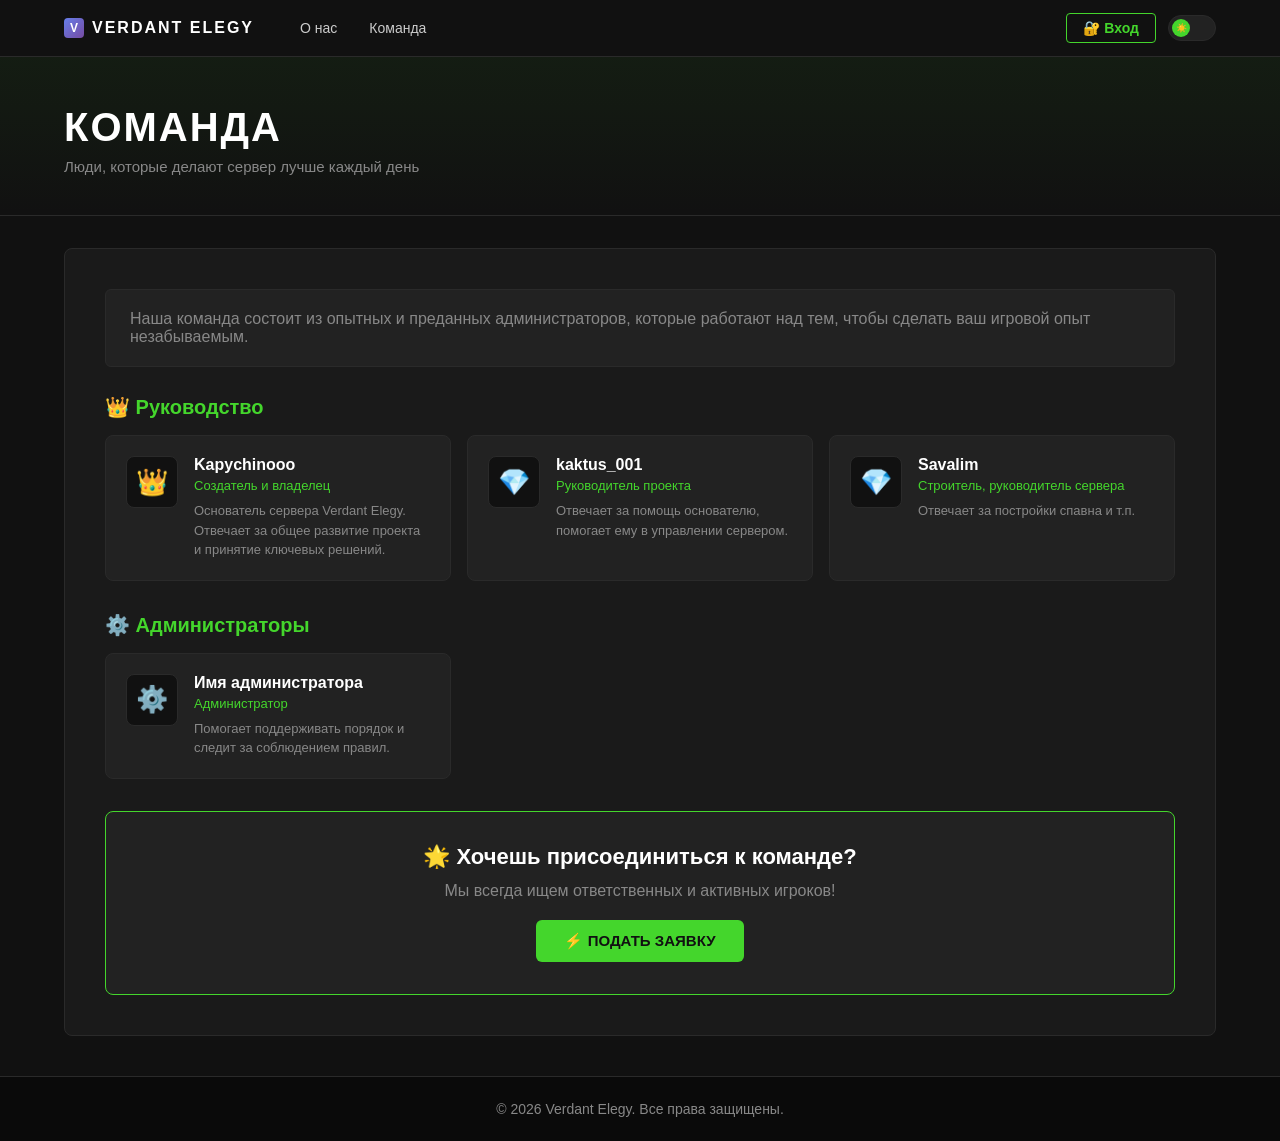
<file: team.html>
<!DOCTYPE html>
<html lang="ru">
<head>
    <meta charset="UTF-8">
    <meta name="viewport" content="width=device-width, initial-scale=1.0">
    <title>Verdant Elegy - Команда</title>
    <link rel="icon" type="image/svg+xml" href="favicon.svg">
    <link rel="stylesheet" href="style.css?v=10">
</head>
<body>
    <header>
        <div class="container">
            <a href="index.html" class="logo"><img src="favicon.svg" alt="" width="20" height="20">VERDANT ELEGY</a>
            <nav>
                <a href="about.html">О нас</a>
                <a href="team.html">Команда</a>
                <a href="gallery.html" class="auth-required">Галерея</a>
                <a href="support.html" class="auth-required">Поддержка</a>
                <a href="apply.html" class="auth-required">Стать админом</a>
                <a href="https://verdantelegy.trademc.org/" target="_blank" class="auth-required">Поддержать</a>
            </nav>
            <div class="header-right">
                <div class="user-menu" id="user-menu-container" style="display: none;">
                    <div class="user-menu-dropdown">
                        <div class="user-menu-toggle" id="user-menu-toggle">
                            <span id="username-display"></span><span>▼</span>
                        </div>
                        <div class="user-menu-content" id="user-menu-content">
                            <a href="requests.html">📧 Запросы поддержки</a>
                            <a href="applications.html">⚡ Заявки на админа</a>
                            <a href="admin.html" class="admin-link" id="admin-menu-link">⚙️ Админ панель</a>
                            <button id="logout-btn" class="logout-btn">Выйти</button>
                        </div>
                    </div>
                </div>
                <a href="login.html" id="login-link" class="login-btn">🔐 Вход</a>
                <button class="theme-toggle" id="themeToggle" aria-label="Переключить тему"><span class="theme-toggle-slider"></span></button>
            </div>
        </div>
    </header>

    <div class="page-hero">
        <div class="container">
            <h1>Команда</h1>
            <p>Люди, которые делают сервер лучше каждый день</p>
        </div>
    </div>

    <main class="container">
        <section class="team-section">
            <div class="team-content" id="team-content"></div>
        </section>
    </main>

    <footer><div class="container"><p>© 2026 Verdant Elegy. Все права защищены.</p></div></footer>
    <script src="script.js"></script>
    <script src="team.js"></script>
</body>
</html>
</file>
<file: style.css>
/* ===== RESET & BASE ===== */
* { margin: 0; padding: 0; box-sizing: border-box; }

:root {
    --bg: #111111;
    --bg2: #1a1a1a;
    --bg3: #222222;
    --border: #2a2a2a;
    --text: #e0e0e0;
    --text-muted: #888;
    --green: #44d62c;
    --green-dark: #2ea81e;
    --accent: #44d62c;
    --card-bg: #1a1a1a;
    --input-bg: #222;
    --input-border: #333;
}

body {
    font-family: 'Segoe UI', Tahoma, Geneva, Verdana, sans-serif;
    background: var(--bg);
    color: var(--text);
    min-height: 100vh;
    overflow-x: hidden;
}

body::before { display: none; }
#particles-canvas { display: none; }

.container {
    max-width: 1200px;
    margin: 0 auto;
    padding: 0 24px;
}

a { color: inherit; text-decoration: none; }

/* ===== HEADER ===== */
header {
    background: #111;
    border-bottom: 1px solid var(--border);
    padding: 0;
    position: sticky;
    top: 0;
    z-index: 100;
}

header .container {
    display: flex;
    align-items: center;
    gap: 32px;
    height: 56px;
}

header h1 {
    color: white;
    font-size: 20px;
    font-weight: 900;
    letter-spacing: 1px;
    white-space: nowrap;
    text-transform: uppercase;
}

nav {
    display: flex;
    align-items: center;
    gap: 4px;
    flex: 1;
}

nav a {
    color: #ccc;
    text-decoration: none;
    font-size: 14px;
    font-weight: 500;
    padding: 6px 14px;
    border-radius: 4px;
    transition: color 0.2s, background 0.2s;
    white-space: nowrap;
}

nav a:hover { color: white; background: rgba(255,255,255,0.08); }

#login-link {
    background: transparent;
    border: 1px solid var(--green);
    color: var(--green);
    padding: 6px 16px;
    border-radius: 4px;
    font-size: 14px;
    font-weight: 600;
    transition: background 0.2s, color 0.2s;
    white-space: nowrap;
    text-decoration: none;
}

#login-link:hover { background: var(--green); color: #111; }

/* ===== USER MENU ===== */
.user-menu { position: relative; }

.user-menu-dropdown { position: relative; }

.user-menu-toggle {
    display: flex;
    align-items: center;
    gap: 8px;
    cursor: pointer;
    padding: 6px 14px;
    border-radius: 4px;
    border: 1px solid var(--border);
    font-size: 14px;
    color: #ccc;
    transition: background 0.2s;
    white-space: nowrap;
}

.user-menu-toggle:hover { background: var(--bg3); }

.user-menu-content {
    display: none;
    position: absolute;
    right: 0;
    top: calc(100% + 8px);
    background: var(--bg2);
    border: 1px solid var(--border);
    border-radius: 6px;
    min-width: 180px;
    padding: 6px;
    z-index: 200;
    box-shadow: 0 8px 24px rgba(0,0,0,0.5);
}

.user-menu-content.show { display: block; }

.user-menu-content a,
.user-menu-content button {
    display: block;
    width: 100%;
    padding: 10px 14px;
    font-size: 14px;
    color: var(--text);
    background: none;
    border: none;
    border-radius: 4px;
    cursor: pointer;
    text-align: left;
    transition: background 0.2s;
}

.user-menu-content a:hover,
.user-menu-content button:hover { background: var(--bg3); }

.logout-btn { color: #e74c3c !important; }

/* ===== THEME TOGGLE ===== */
.theme-toggle {
    background: var(--bg3);
    border: 1px solid var(--border);
    border-radius: 20px;
    width: 48px;
    height: 26px;
    cursor: pointer;
    padding: 0;
    position: relative;
    flex-shrink: 0;
    transition: background 0.3s;
}

.theme-toggle-slider {
    position: absolute;
    top: 3px;
    left: 3px;
    width: 18px;
    height: 18px;
    background: var(--green);
    border-radius: 50%;
    transition: transform 0.3s;
    display: flex;
    align-items: center;
    justify-content: center;
    font-size: 9px;
}

.theme-toggle-slider::before { content: '☀️'; }
body.dark-theme .theme-toggle-slider { transform: translateX(22px); }
body.dark-theme .theme-toggle-slider::before { content: '🌙'; }

/* ===== MAIN & SECTIONS ===== */
main { padding: 40px 24px; }

section {
    background: var(--card-bg);
    border: 1px solid var(--border);
    border-radius: 8px;
    padding: 40px;
    margin-bottom: 24px;
}

/* ===== HERO ===== */
.hero { text-align: center; padding: 60px 40px; }

.hero h2 {
    color: white;
    font-size: 36px;
    font-weight: 900;
    margin-bottom: 32px;
    text-transform: uppercase;
    letter-spacing: 2px;
}

.server-info {
    background: var(--bg3);
    border: 1px solid var(--border);
    padding: 24px 32px;
    border-radius: 8px;
    display: inline-block;
}

.server-info p {
    margin: 10px 0;
    font-size: 16px;
    color: var(--text);
}

.ip {
    background: var(--green);
    color: #111;
    padding: 4px 14px;
    border-radius: 4px;
    font-family: monospace;
    font-weight: 700;
    cursor: pointer;
    transition: background 0.2s;
    user-select: none;
}

.ip:hover { background: var(--green-dark); }
.ip::after { content: ' 📋'; opacity: 0.7; }
.ip.copied::after { content: ' ✓'; }

.status-online { color: var(--green); font-weight: bold; }
.status-offline { color: #e74c3c; font-weight: bold; }
.status-loading { color: #f39c12; font-weight: bold; }

/* ===== FAQ ===== */
.faq-section h2, .support-section h2, .rules-section h2,
.donate-section h2, .about-section h2 {
    color: white;
    font-size: 28px;
    font-weight: 900;
    margin-bottom: 28px;
    text-transform: uppercase;
    letter-spacing: 1px;
}

.faq-item {
    background: var(--bg3);
    border: 1px solid var(--border);
    padding: 20px;
    border-radius: 6px;
    margin-bottom: 12px;
    transition: border-color 0.2s;
}

.faq-item:hover { border-color: var(--green); }
.faq-item h4 { color: var(--green); margin-bottom: 8px; font-size: 16px; }
.faq-item p { color: var(--text-muted); line-height: 1.6; }

/* ===== RULES ===== */
.rules-intro {
    background: var(--bg3);
    border: 1px solid var(--border);
    border-radius: 6px;
    padding: 16px 20px;
    color: var(--text-muted);
    margin-bottom: 32px;
    text-align: center;
}

.rule-category { margin-bottom: 36px; }
.rule-category h3 { color: var(--green); font-size: 20px; margin-bottom: 16px; }

.rule-item {
    display: flex;
    gap: 16px;
    padding: 18px;
    background: var(--bg3);
    border: 1px solid var(--border);
    border-radius: 6px;
    margin-bottom: 10px;
    transition: border-color 0.2s;
}

.rule-item:hover { border-color: var(--green); }
.rule-number { font-size: 20px; font-weight: 900; color: var(--green); min-width: 36px; }
.rule-content h4 { color: white; margin-bottom: 6px; }
.rule-content p { color: var(--text-muted); line-height: 1.6; }

.punishment-item {
    display: flex;
    align-items: center;
    gap: 14px;
    padding: 16px;
    background: rgba(231,76,60,0.1);
    border-left: 3px solid #e74c3c;
    border-radius: 6px;
    margin-bottom: 10px;
}

.punishment-icon { font-size: 24px; }
.punishment-item strong { color: white; }
.punishment-item p { color: var(--text-muted); margin: 0; }

.rules-footer {
    background: var(--bg3);
    border: 1px solid var(--border);
    border-radius: 6px;
    padding: 24px;
    text-align: center;
    margin-top: 32px;
}

.rules-footer p { color: var(--text-muted); margin: 8px 0; }
.rules-footer a { color: var(--green); }

/* ===== FORMS ===== */
form input, form select, form textarea {
    width: 100%;
    padding: 12px 16px;
    margin-bottom: 14px;
    border: 1px solid var(--input-border);
    border-radius: 6px;
    font-size: 15px;
    background: var(--input-bg);
    color: var(--text);
    transition: border-color 0.2s;
}

form input:focus, form select:focus, form textarea:focus {
    outline: none;
    border-color: var(--green);
}

form input::placeholder, form textarea::placeholder { color: var(--text-muted); }

form button, .btn {
    padding: 12px 28px;
    background: var(--green);
    color: #111;
    border: none;
    border-radius: 6px;
    font-size: 15px;
    font-weight: 700;
    cursor: pointer;
    transition: background 0.2s, transform 0.1s;
    text-transform: uppercase;
    letter-spacing: 0.5px;
}

form button:hover, .btn:hover { background: var(--green-dark); }
form button:active { transform: scale(0.98); }

/* ===== SUPPORT / DISCORD ===== */
.discord-support {
    background: linear-gradient(135deg, #5865F2, #7289DA);
    border-radius: 8px;
    padding: 40px;
    text-align: center;
    color: white;
    margin-bottom: 24px;
}

.discord-icon { font-size: 56px; margin-bottom: 16px; }
.discord-support h3 { font-size: 26px; margin-bottom: 12px; }
.discord-support p { opacity: 0.9; margin-bottom: 24px; }

.discord-btn {
    display: inline-block;
    padding: 12px 32px;
    background: white;
    color: #5865F2;
    border-radius: 6px;
    font-weight: 700;
    font-size: 16px;
    transition: transform 0.2s;
}

.discord-btn:hover { transform: translateY(-2px); }

.support-divider {
    text-align: center;
    margin: 32px 0;
    position: relative;
}

.support-divider::before, .support-divider::after {
    content: '';
    position: absolute;
    top: 50%;
    width: 42%;
    height: 1px;
    background: var(--border);
}

.support-divider::before { left: 0; }
.support-divider::after { right: 0; }
.support-divider span { background: var(--card-bg); padding: 0 16px; color: var(--text-muted); }

/* ===== DONATE ===== */
.donate-options {
    display: grid;
    grid-template-columns: repeat(auto-fit, minmax(240px, 1fr));
    gap: 20px;
    margin-top: 24px;
}

.donate-card {
    background: var(--bg3);
    border: 1px solid var(--border);
    padding: 28px;
    border-radius: 8px;
    text-align: center;
    transition: border-color 0.2s, transform 0.2s;
}

.donate-card:hover { border-color: var(--green); transform: translateY(-4px); }

.donate-card.featured {
    background: linear-gradient(135deg, #1a2a1a, #1e3a1e);
    border-color: var(--green);
}

.donate-card h3 { font-size: 22px; margin-bottom: 12px; color: white; }
.price { font-size: 30px; font-weight: 900; color: var(--green); margin: 16px 0; }
.donate-card ul { list-style: none; margin: 16px 0; text-align: left; }
.donate-card li { padding: 6px 0 6px 22px; position: relative; color: var(--text-muted); }
.donate-card li::before { content: "✓"; position: absolute; left: 0; color: var(--green); font-weight: bold; }

.donate-btn {
    padding: 10px 24px;
    background: var(--green);
    color: #111;
    border: none;
    border-radius: 6px;
    cursor: pointer;
    font-size: 14px;
    font-weight: 700;
    transition: background 0.2s;
    text-transform: uppercase;
}

.donate-btn:hover { background: var(--green-dark); }

/* ===== FOOTER ===== */
footer {
    background: #0a0a0a;
    border-top: 1px solid var(--border);
    color: var(--text-muted);
    text-align: center;
    padding: 24px 0;
    margin-top: 40px;
    font-size: 14px;
}

/* ===== TEAM ===== */
.team-intro {
    background: var(--bg3);
    border: 1px solid var(--border);
    border-radius: 6px;
    padding: 20px 24px;
    color: var(--text-muted);
    margin-bottom: 28px;
}

.team-category { margin-bottom: 32px; }
.team-category h3 { color: var(--green); font-size: 20px; margin-bottom: 16px; }

.team-grid {
    display: grid;
    grid-template-columns: repeat(auto-fill, minmax(280px, 1fr));
    gap: 16px;
}

.team-member {
    display: flex;
    gap: 16px;
    background: var(--bg3);
    border: 1px solid var(--border);
    border-radius: 8px;
    padding: 20px;
    transition: border-color 0.2s;
}

.team-member:hover { border-color: var(--green); }

.member-avatar {
    width: 52px;
    height: 52px;
    border-radius: 8px;
    background: var(--bg);
    border: 1px solid var(--border);
    display: flex;
    align-items: center;
    justify-content: center;
    font-size: 26px;
    flex-shrink: 0;
}

.member-name { color: white; font-size: 16px; font-weight: 700; margin-bottom: 4px; }
.member-role { color: var(--green); font-size: 13px; margin-bottom: 8px; }
.member-description { color: var(--text-muted); font-size: 13px; line-height: 1.5; }

.team-join {
    background: var(--bg3);
    border: 1px solid var(--green);
    border-radius: 8px;
    padding: 32px;
    text-align: center;
    margin-top: 16px;
}

.team-join h3 { color: white; font-size: 22px; margin-bottom: 12px; }
.team-join p { color: var(--text-muted); margin-bottom: 20px; }

.join-team-btn {
    display: inline-block;
    padding: 12px 28px;
    background: var(--green);
    color: #111;
    border-radius: 6px;
    font-weight: 700;
    font-size: 15px;
    transition: background 0.2s;
    text-transform: uppercase;
}

.join-team-btn:hover { background: var(--green-dark); }

/* ===== ABOUT ===== */
.about-content { color: var(--text-muted); line-height: 1.8; }
.about-content h3 { color: var(--green); margin: 24px 0 12px; }
.about-content p { margin-bottom: 16px; }

.about-stats {
    display: grid;
    grid-template-columns: repeat(auto-fit, minmax(160px, 1fr));
    gap: 16px;
    margin: 28px 0;
}

.stat-card {
    background: var(--bg3);
    border: 1px solid var(--border);
    border-radius: 8px;
    padding: 24px;
    text-align: center;
    transition: border-color 0.2s;
}

.stat-card:hover { border-color: var(--green); }
.stat-number { font-size: 36px; font-weight: 900; color: var(--green); }
.stat-label { color: var(--text-muted); font-size: 14px; margin-top: 6px; }

/* ===== GALLERY ===== */
.gallery-grid {
    display: grid;
    grid-template-columns: repeat(auto-fill, minmax(280px, 1fr));
    gap: 16px;
}

.gallery-item {
    border-radius: 8px;
    overflow: hidden;
    border: 1px solid var(--border);
    transition: border-color 0.2s, transform 0.2s;
    cursor: pointer;
}

.gallery-item:hover { border-color: var(--green); transform: scale(1.02); }
.gallery-item img { width: 100%; height: 200px; object-fit: cover; display: block; }

/* ===== ADMIN ===== */
.admin-section h2 {
    color: white;
    font-size: 26px;
    font-weight: 900;
    margin-bottom: 28px;
    text-transform: uppercase;
}

.admin-grid {
    display: grid;
    grid-template-columns: repeat(auto-fit, minmax(280px, 1fr));
    gap: 16px;
    margin-bottom: 24px;
}

.admin-card {
    background: var(--bg3);
    border: 1px solid var(--border);
    border-radius: 8px;
    padding: 24px;
    transition: border-color 0.2s;
}

.admin-card:hover { border-color: var(--green); }
.admin-card h3 { color: white; font-size: 16px; margin-bottom: 16px; }
.admin-card.full-width { grid-column: 1 / -1; }

.admin-stat {
    font-size: 36px;
    font-weight: 900;
    color: var(--green);
    margin-bottom: 4px;
}

.admin-stat-label { color: var(--text-muted); font-size: 14px; }

.admin-btn {
    display: inline-block;
    padding: 10px 20px;
    background: var(--green);
    color: #111;
    border: none;
    border-radius: 6px;
    font-size: 14px;
    font-weight: 700;
    cursor: pointer;
    transition: background 0.2s;
    text-transform: uppercase;
    margin-right: 8px;
    margin-bottom: 8px;
}

.admin-btn:hover { background: var(--green-dark); }
.admin-btn.danger { background: #e74c3c; color: white; }
.admin-btn.danger:hover { background: #c0392b; }
.admin-btn.secondary { background: var(--bg); border: 1px solid var(--border); color: var(--text); }
.admin-btn.secondary:hover { border-color: var(--green); color: var(--green); }

/* ===== TABLES ===== */
.users-table { width: 100%; border-collapse: collapse; font-size: 14px; }
.users-table th {
    background: var(--bg);
    color: var(--text-muted);
    padding: 12px 16px;
    text-align: left;
    font-weight: 600;
    text-transform: uppercase;
    font-size: 12px;
    letter-spacing: 0.5px;
    border-bottom: 1px solid var(--border);
}

.users-table td {
    padding: 12px 16px;
    border-bottom: 1px solid var(--border);
    color: var(--text);
}

.users-table tr:hover td { background: var(--bg3); }

.role-badge {
    display: inline-block;
    padding: 3px 10px;
    border-radius: 4px;
    font-size: 12px;
    font-weight: 700;
}

.role-badge.role-owner { background: rgba(255,215,0,0.15); color: gold; }
.role-badge.role-admin { background: rgba(68,214,44,0.15); color: var(--green); }
.role-badge.role-user { background: rgba(255,255,255,0.08); color: var(--text-muted); }

.role-select {
    background: var(--input-bg);
    border: 1px solid var(--input-border);
    color: var(--text);
    padding: 4px 8px;
    border-radius: 4px;
    font-size: 13px;
}

.delete-user-btn {
    background: rgba(231,76,60,0.15);
    color: #e74c3c;
    border: 1px solid rgba(231,76,60,0.3);
    padding: 4px 12px;
    border-radius: 4px;
    cursor: pointer;
    font-size: 13px;
    transition: background 0.2s;
}

.delete-user-btn:hover { background: rgba(231,76,60,0.3); }

/* ===== APPLICATIONS ===== */
.applications-controls { margin-bottom: 24px; }

.applications-stats {
    display: flex;
    gap: 16px;
    flex-wrap: wrap;
    margin-bottom: 16px;
}

.stat-badge {
    background: var(--bg3);
    border: 1px solid var(--border);
    border-radius: 6px;
    padding: 10px 16px;
    font-size: 14px;
}

.stat-badge .stat-label { color: var(--text-muted); margin-right: 6px; }
.stat-badge .stat-value { font-weight: 700; color: white; }
.stat-badge .stat-value.pending { color: #f39c12; }
.stat-badge .stat-value.approved { color: var(--green); }
.stat-badge .stat-value.rejected { color: #e74c3c; }

.applications-actions { display: flex; gap: 8px; flex-wrap: wrap; }

.toggle-status-btn {
    padding: 8px 16px;
    border: none;
    border-radius: 6px;
    cursor: pointer;
    font-size: 13px;
    font-weight: 700;
    background: var(--green);
    color: #111;
    transition: background 0.2s;
}

.toggle-status-btn.closed { background: #e74c3c; color: white; }

.filter-btn {
    padding: 8px 16px;
    background: var(--bg3);
    border: 1px solid var(--border);
    border-radius: 6px;
    color: var(--text-muted);
    cursor: pointer;
    font-size: 13px;
    transition: all 0.2s;
}

.filter-btn:hover, .filter-btn.active {
    border-color: var(--green);
    color: var(--green);
    background: rgba(68,214,44,0.08);
}

.application-card {
    background: var(--bg3);
    border: 1px solid var(--border);
    border-radius: 8px;
    padding: 24px;
    margin-bottom: 16px;
    transition: border-color 0.2s;
}

.application-card:hover { border-color: var(--green); }
.application-card.approved { border-left: 3px solid var(--green); }
.application-card.rejected { border-left: 3px solid #e74c3c; }
.application-card.pending { border-left: 3px solid #f39c12; }

.application-header {
    display: flex;
    justify-content: space-between;
    align-items: flex-start;
    margin-bottom: 16px;
}

.application-header h3 { color: white; font-size: 18px; }
.application-date { color: var(--text-muted); font-size: 13px; }

.application-status-badge {
    padding: 4px 12px;
    border-radius: 4px;
    font-size: 13px;
    font-weight: 700;
}

.application-status-badge.pending { background: rgba(243,156,18,0.15); color: #f39c12; }
.application-status-badge.approved { background: rgba(68,214,44,0.15); color: var(--green); }
.application-status-badge.rejected { background: rgba(231,76,60,0.15); color: #e74c3c; }

.application-grid {
    display: grid;
    grid-template-columns: repeat(auto-fit, minmax(180px, 1fr));
    gap: 12px;
    margin-bottom: 16px;
}

.application-field { margin-bottom: 12px; }
.application-field strong { color: var(--text-muted); font-size: 13px; display: block; margin-bottom: 4px; }
.application-field p { color: var(--text); }
.application-text { white-space: pre-wrap; line-height: 1.6; }

.application-actions { display: flex; gap: 8px; flex-wrap: wrap; margin-top: 16px; }

.approve-btn, .reject-btn, .reset-btn, .delete-app-btn {
    padding: 8px 16px;
    border: none;
    border-radius: 6px;
    cursor: pointer;
    font-size: 13px;
    font-weight: 700;
    transition: background 0.2s;
}

.approve-btn { background: rgba(68,214,44,0.15); color: var(--green); border: 1px solid rgba(68,214,44,0.3); }
.approve-btn:hover { background: rgba(68,214,44,0.3); }
.reject-btn { background: rgba(231,76,60,0.15); color: #e74c3c; border: 1px solid rgba(231,76,60,0.3); }
.reject-btn:hover { background: rgba(231,76,60,0.3); }
.reset-btn { background: rgba(243,156,18,0.15); color: #f39c12; border: 1px solid rgba(243,156,18,0.3); }
.reset-btn:hover { background: rgba(243,156,18,0.3); }
.delete-app-btn { background: var(--bg); color: var(--text-muted); border: 1px solid var(--border); }
.delete-app-btn:hover { border-color: #e74c3c; color: #e74c3c; }

.no-applications {
    text-align: center;
    padding: 60px 20px;
    color: var(--text-muted);
}

.no-applications h3 { color: white; margin: 16px 0 8px; }

/* ===== AUTH / LOGIN ===== */
.auth-container {
    max-width: 480px;
    margin: 60px auto;
}

.auth-tabs {
    display: flex;
    border-bottom: 1px solid var(--border);
    margin-bottom: 28px;
}

.auth-tab {
    padding: 12px 24px;
    background: none;
    border: none;
    color: var(--text-muted);
    font-size: 15px;
    cursor: pointer;
    border-bottom: 2px solid transparent;
    margin-bottom: -1px;
    transition: color 0.2s, border-color 0.2s;
}

.auth-tab.active { color: var(--green); border-bottom-color: var(--green); }
.auth-tab:hover { color: white; }

.auth-form { display: none; }
.auth-form.active { display: block; }

.auth-form h3 { color: white; font-size: 22px; margin-bottom: 24px; }

.password-container {
    display: flex;
    gap: 8px;
    margin-bottom: 14px;
}

.password-container input { margin-bottom: 0; }

.toggle-password {
    background: var(--bg3);
    border: 1px solid var(--input-border);
    border-radius: 6px;
    padding: 0 12px;
    cursor: pointer;
    color: var(--text-muted);
    flex-shrink: 0;
    transition: border-color 0.2s;
}

.toggle-password:hover { border-color: var(--green); }

.auth-message { margin-top: 12px; font-size: 14px; min-height: 20px; }

/* ===== APPLY ===== */
.apply-section h2 {
    color: white;
    font-size: 26px;
    font-weight: 900;
    margin-bottom: 8px;
    text-transform: uppercase;
}

.status-badge {
    display: inline-block;
    padding: 4px 14px;
    border-radius: 4px;
    font-size: 13px;
    font-weight: 700;
    margin-bottom: 24px;
}

.status-badge.open { background: rgba(68,214,44,0.15); color: var(--green); }
.status-badge.closed { background: rgba(231,76,60,0.15); color: #e74c3c; }

.apply-form-group { margin-bottom: 18px; }
.apply-form-group label { display: block; color: var(--text-muted); font-size: 13px; margin-bottom: 6px; }

/* ===== REQUESTS ===== */
.requests-stats {
    display: flex;
    gap: 16px;
    flex-wrap: wrap;
    margin-bottom: 20px;
}

.request-card {
    background: var(--bg3);
    border: 1px solid var(--border);
    border-radius: 8px;
    padding: 20px;
    margin-bottom: 14px;
    transition: border-color 0.2s;
}

.request-card:hover { border-color: var(--green); }
.request-card h4 { color: white; margin-bottom: 8px; }
.request-card p { color: var(--text-muted); font-size: 14px; }

/* ===== RULES EDITOR ===== */
.rules-editor, .about-editor, .team-editor {
    background: var(--bg3);
    border: 1px solid var(--border);
    border-radius: 8px;
    padding: 24px;
    margin-top: 20px;
}

.editor-toolbar {
    display: flex;
    gap: 8px;
    flex-wrap: wrap;
    margin-bottom: 12px;
}

.editor-btn {
    padding: 6px 14px;
    background: var(--bg);
    border: 1px solid var(--border);
    border-radius: 4px;
    color: var(--text-muted);
    cursor: pointer;
    font-size: 13px;
    transition: all 0.2s;
}

.editor-btn:hover { border-color: var(--green); color: var(--green); }

.editor-textarea {
    width: 100%;
    min-height: 300px;
    background: var(--bg);
    border: 1px solid var(--border);
    border-radius: 6px;
    color: var(--text);
    padding: 16px;
    font-family: monospace;
    font-size: 13px;
    resize: vertical;
    margin-bottom: 12px;
}

.editor-textarea:focus { outline: none; border-color: var(--green); }

.editor-actions { display: flex; gap: 8px; flex-wrap: wrap; }

/* ===== ANIMATIONS ===== */
@keyframes fadeIn { from { opacity: 0; } to { opacity: 1; } }
@keyframes slideIn { from { transform: translateX(100%); opacity: 0; } to { transform: translateX(0); opacity: 1; } }

/* ===== DARK THEME (already dark by default, keep for toggle compat) ===== */
body.dark-theme { background: #0a0a0a; }
body.dark-theme section { background: #111; }
body.dark-theme header { background: #0a0a0a; }

/* ===== RESPONSIVE ===== */
@media (max-width: 768px) {
    header .container { flex-wrap: wrap; height: auto; padding: 12px 16px; gap: 10px; }
    header h1 { font-size: 16px; }
    nav { width: 100%; flex-wrap: wrap; gap: 4px; }
    nav a { font-size: 12px; padding: 5px 10px; }
    #login-link { font-size: 12px; padding: 5px 12px; }
    .user-menu-toggle { font-size: 12px; padding: 5px 10px; }
    main { padding: 20px 12px; }
    section { padding: 20px 16px; }
    .hero { padding: 32px 16px; }
    .hero h2 { font-size: 22px; }
    .admin-grid { grid-template-columns: 1fr; }
    .team-grid { grid-template-columns: 1fr; }
    .application-header { flex-direction: column; gap: 8px; }
    .users-table { font-size: 12px; }
    .users-table th, .users-table td { padding: 8px 10px; }
    .donate-options { grid-template-columns: 1fr; }
    .rule-item { flex-direction: column; }
}

@media (max-width: 480px) {
    header h1 { font-size: 14px; }
    .hero h2 { font-size: 18px; }
    section { padding: 16px 12px; }
    .applications-stats { flex-direction: column; }
    .requests-stats { flex-direction: column; }
}

/* ===== MISC UTILITIES ===== */
.admin-link { color: var(--green) !important; }

.password-container-1, .password-container-2 { display: flex; gap: 8px; margin-bottom: 14px; }
.password-container-1 input, .password-container-2 input { margin-bottom: 0; }

/* Scrollbar */
::-webkit-scrollbar { width: 6px; }
::-webkit-scrollbar-track { background: var(--bg); }
::-webkit-scrollbar-thumb { background: var(--border); border-radius: 3px; }
::-webkit-scrollbar-thumb:hover { background: var(--green); }

/* Notifications */
.notification {
    position: fixed;
    top: 20px;
    right: 20px;
    background: var(--bg2);
    border: 1px solid var(--border);
    border-radius: 8px;
    padding: 14px 20px;
    color: var(--text);
    font-size: 14px;
    z-index: 9999;
    box-shadow: 0 8px 24px rgba(0,0,0,0.4);
    animation: slideIn 0.3s ease;
}

.notification.success { border-left: 3px solid var(--green); }
.notification.error { border-left: 3px solid #e74c3c; }

/* Chat / floating elements */
.floating-chat-btn { display: none; }
.chat-popup { display: none; }

/* Admin server status */
#admin-server-status { font-weight: 700; }

/* Apply closed message */
#apply-closed {
    background: rgba(231,76,60,0.1);
    border: 1px solid rgba(231,76,60,0.3);
    border-radius: 8px;
    padding: 32px;
    text-align: center;
    color: #e74c3c;
}

/* Gallery modal */
.gallery-modal {
    position: fixed;
    inset: 0;
    background: rgba(0,0,0,0.9);
    z-index: 9999;
    display: flex;
    align-items: center;
    justify-content: center;
}

.gallery-modal img { max-width: 90vw; max-height: 90vh; border-radius: 8px; }

/* ===== HERO FULLSCREEN ===== */
.hero-fullscreen {
    min-height: calc(100vh - 56px);
    display: flex;
    align-items: center;
    justify-content: center;
    position: relative;
    overflow: hidden;
    background: #0a0a0a;
}

.hero-glow {
    position: absolute;
    top: 50%;
    left: 50%;
    transform: translate(-50%, -50%);
    width: 600px;
    height: 600px;
    background: radial-gradient(ellipse at center, rgba(68,214,44,0.12) 0%, rgba(68,214,44,0.04) 40%, transparent 70%);
    pointer-events: none;
}

.hero-content {
    text-align: center;
    position: relative;
    z-index: 2;
    padding: 40px 24px;
    max-width: 700px;
}

.hero-eyebrow {
    color: var(--text-muted);
    font-size: 14px;
    margin-bottom: 24px;
    letter-spacing: 0.5px;
}

.hero-title {
    font-size: clamp(32px, 6vw, 64px);
    font-weight: 900;
    color: white;
    text-transform: uppercase;
    letter-spacing: 3px;
    line-height: 1.1;
    margin-bottom: 16px;
}

.hero-title-green {
    color: var(--green);
    display: block;
}

.hero-divider {
    width: 40px;
    height: 3px;
    background: var(--green);
    margin: 20px auto 28px;
}

.server-info-box {
    background: rgba(255,255,255,0.04);
    border: 1px solid rgba(255,255,255,0.08);
    border-radius: 8px;
    padding: 20px 28px;
    display: inline-block;
    text-align: left;
    margin-bottom: 32px;
    font-size: 14px;
}

.server-info-box p { margin: 6px 0; color: var(--text-muted); }
.info-label { color: var(--text-muted); margin-right: 8px; }
.server-info-box .ip {
    background: var(--green);
    color: #111;
    padding: 2px 10px;
    border-radius: 4px;
    font-family: monospace;
    font-weight: 700;
    cursor: pointer;
    font-size: 13px;
}

.hero-buttons {
    display: flex;
    gap: 12px;
    justify-content: center;
    flex-wrap: wrap;
}

.hero-btn-primary {
    display: inline-block;
    padding: 12px 28px;
    background: var(--green);
    color: #111;
    border-radius: 4px;
    font-weight: 700;
    font-size: 14px;
    text-transform: uppercase;
    letter-spacing: 0.5px;
    transition: background 0.2s, transform 0.1s;
    text-decoration: none;
}

.hero-btn-primary:hover { background: var(--green-dark); transform: translateY(-1px); }

.hero-btn-secondary {
    display: inline-block;
    padding: 12px 28px;
    background: transparent;
    color: white;
    border: 1px solid rgba(255,255,255,0.3);
    border-radius: 4px;
    font-weight: 600;
    font-size: 14px;
    text-transform: uppercase;
    letter-spacing: 0.5px;
    transition: border-color 0.2s, background 0.2s;
    text-decoration: none;
}

.hero-btn-secondary:hover { border-color: white; background: rgba(255,255,255,0.06); }

/* ===== LOGO ===== */
.logo {
    display: flex;
    align-items: center;
    gap: 8px;
    color: white;
    font-weight: 900;
    font-size: 16px;
    letter-spacing: 2px;
    text-transform: uppercase;
    text-decoration: none;
    white-space: nowrap;
}

/* ===== HEADER RIGHT ===== */
.header-right {
    display: flex;
    align-items: center;
    gap: 12px;
    flex-shrink: 0;
}

.login-btn {
    background: transparent;
    border: 1px solid var(--green);
    color: var(--green);
    padding: 6px 16px;
    border-radius: 4px;
    font-size: 14px;
    font-weight: 600;
    transition: background 0.2s, color 0.2s;
    white-space: nowrap;
    text-decoration: none;
}

.login-btn:hover { background: var(--green); color: #111; }

/* ===== PAGE HERO (for inner pages) ===== */
.page-hero {
    background: linear-gradient(180deg, rgba(68,214,44,0.06) 0%, transparent 100%);
    border-bottom: 1px solid var(--border);
    padding: 48px 0 40px;
    margin-bottom: 0;
}

.page-hero h1 {
    font-size: clamp(24px, 4vw, 40px);
    font-weight: 900;
    color: white;
    text-transform: uppercase;
    letter-spacing: 2px;
    margin-bottom: 8px;
}

.page-hero p {
    color: var(--text-muted);
    font-size: 15px;
}

/* ===== SECTION TITLE ===== */
.section-title {
    font-size: 22px;
    font-weight: 900;
    color: white;
    text-transform: uppercase;
    letter-spacing: 1px;
    margin-bottom: 24px;
    padding-bottom: 12px;
    border-bottom: 1px solid var(--border);
}

/* ===== ADMIN ACTION BUTTONS ===== */
.admin-action-btn {
    display: block;
    width: 100%;
    padding: 10px 16px;
    background: var(--bg);
    border: 1px solid var(--border);
    border-radius: 6px;
    color: var(--text);
    font-size: 14px;
    cursor: pointer;
    text-align: left;
    margin-bottom: 8px;
    transition: border-color 0.2s, color 0.2s;
}

.admin-action-btn:hover { border-color: var(--green); color: var(--green); }

/* ===== STAT ITEM ===== */
.stat-item {
    display: flex;
    justify-content: space-between;
    align-items: center;
    padding: 10px 0;
    border-bottom: 1px solid var(--border);
    font-size: 14px;
    color: var(--text-muted);
}

.stat-item:last-child { border-bottom: none; }
.stat-item strong { color: var(--green); font-size: 18px; }

/* ===== TOOLBAR ===== */
.editor-toolbar { display: flex; gap: 6px; flex-wrap: wrap; margin-bottom: 12px; }

.toolbar-btn {
    padding: 6px 12px;
    background: var(--bg);
    border: 1px solid var(--border);
    border-radius: 4px;
    color: var(--text-muted);
    cursor: pointer;
    font-size: 13px;
    transition: all 0.2s;
}

.toolbar-btn:hover { border-color: var(--green); color: var(--green); }
.toolbar-separator { color: var(--border); padding: 0 4px; line-height: 32px; }

/* ===== REFRESH BTN ===== */
.refresh-icon-btn {
    background: var(--bg3);
    border: 1px solid var(--border);
    border-radius: 4px;
    padding: 4px 10px;
    cursor: pointer;
    color: var(--text-muted);
    font-size: 14px;
    transition: border-color 0.2s;
}

.refresh-icon-btn:hover { border-color: var(--green); }

/* ===== SEND CODE BTN ===== */
.send-code-btn {
    width: 100%;
    padding: 12px;
    background: var(--bg3);
    border: 1px solid var(--border);
    border-radius: 6px;
    color: var(--text);
    font-size: 15px;
    cursor: pointer;
    margin-bottom: 14px;
    transition: border-color 0.2s;
}

.send-code-btn:hover { border-color: var(--green); color: var(--green); }

/* ===== GALLERY EXTRAS ===== */
.gallery-section h2 { color: white; font-size: 28px; font-weight: 900; margin-bottom: 8px; text-transform: uppercase; }
.gallery-intro { color: var(--text-muted); margin-bottom: 24px; }

.user-controls { margin-bottom: 20px; }

.add-url-btn, .remove-url-btn {
    padding: 8px 16px;
    background: var(--bg3);
    border: 1px solid var(--border);
    border-radius: 6px;
    color: var(--text-muted);
    cursor: pointer;
    font-size: 13px;
    transition: border-color 0.2s;
}

.add-url-btn:hover { border-color: var(--green); color: var(--green); }
.remove-url-btn:hover { border-color: #e74c3c; color: #e74c3c; }

.gallery-editor {
    background: var(--bg3);
    border: 1px solid var(--border);
    border-radius: 8px;
    padding: 24px;
    margin-bottom: 24px;
}

.gallery-editor h3 { color: white; margin-bottom: 16px; }
.gallery-editor label { display: block; margin-bottom: 12px; color: var(--text-muted); font-size: 13px; }
.gallery-editor label span { display: block; margin-bottom: 4px; }

.empty-gallery { text-align: center; padding: 60px 20px; color: var(--text-muted); }
.empty-gallery h3 { color: white; margin: 16px 0 8px; }

/* Gallery modal */
.gallery-modal {
    display: none;
    position: fixed;
    inset: 0;
    background: rgba(0,0,0,0.92);
    z-index: 9999;
    align-items: center;
    justify-content: center;
}

.gallery-modal.active { display: flex; }

.gallery-modal-content {
    background: var(--bg2);
    border: 1px solid var(--border);
    border-radius: 10px;
    max-width: 90vw;
    max-height: 90vh;
    overflow: auto;
    padding: 24px;
    position: relative;
}

.gallery-modal-close {
    position: absolute;
    top: 12px;
    right: 16px;
    font-size: 24px;
    cursor: pointer;
    color: var(--text-muted);
    transition: color 0.2s;
}

.gallery-modal-close:hover { color: white; }

#modal-image { max-width: 100%; max-height: 60vh; border-radius: 6px; display: block; margin: 0 auto; }

.gallery-modal-info { margin-top: 16px; }
.gallery-modal-info h3 { color: white; margin-bottom: 8px; }
.gallery-modal-info p { color: var(--text-muted); font-size: 14px; }

.gallery-modal-actions { display: flex; gap: 8px; margin-top: 16px; }

.edit-image-btn, .delete-image-btn {
    padding: 8px 16px;
    border: none;
    border-radius: 6px;
    cursor: pointer;
    font-size: 13px;
    font-weight: 600;
}

.edit-image-btn { background: rgba(68,214,44,0.15); color: var(--green); border: 1px solid rgba(68,214,44,0.3); }
.delete-image-btn { background: rgba(231,76,60,0.15); color: #e74c3c; border: 1px solid rgba(231,76,60,0.3); }

.gallery-slider { position: relative; display: flex; align-items: center; gap: 12px; }

.slider-btn {
    background: var(--bg3);
    border: 1px solid var(--border);
    border-radius: 4px;
    color: white;
    font-size: 24px;
    padding: 8px 14px;
    cursor: pointer;
    transition: border-color 0.2s;
    flex-shrink: 0;
}

.slider-btn:hover { border-color: var(--green); }

.slider-indicators { display: flex; gap: 6px; justify-content: center; margin-top: 10px; }

.slider-dot {
    width: 8px;
    height: 8px;
    border-radius: 50%;
    background: var(--border);
    cursor: pointer;
    transition: background 0.2s;
}

.slider-dot.active { background: var(--green); }

/* ===== APPLY SECTION ===== */
.apply-section h2 { color: white; font-size: 28px; font-weight: 900; margin-bottom: 16px; text-transform: uppercase; }
.apply-header { margin-bottom: 24px; }

.apply-info {
    background: var(--bg3);
    border: 1px solid var(--border);
    border-radius: 8px;
    padding: 20px 24px;
    margin-bottom: 28px;
}

.apply-info h3 { color: var(--green); margin-bottom: 12px; font-size: 16px; }
.apply-info ul { list-style: none; }
.apply-info li { padding: 6px 0 6px 20px; position: relative; color: var(--text-muted); font-size: 14px; }
.apply-info li::before { content: "✓"; position: absolute; left: 0; color: var(--green); }

.apply-form label { display: block; margin-bottom: 14px; }
.apply-form label span { display: block; color: var(--text-muted); font-size: 13px; margin-bottom: 5px; }
.apply-form input, .apply-form textarea { margin-bottom: 0; }

.submit-btn {
    width: 100%;
    padding: 14px;
    background: var(--green);
    color: #111;
    border: none;
    border-radius: 6px;
    font-size: 16px;
    font-weight: 700;
    cursor: pointer;
    text-transform: uppercase;
    letter-spacing: 0.5px;
    transition: background 0.2s;
    margin-top: 8px;
}

.submit-btn:hover { background: var(--green-dark); }

.apply-closed {
    text-align: center;
    padding: 60px 20px;
    color: var(--text-muted);
}

.apply-closed h3 { color: white; margin: 16px 0 8px; }

/* ===== REQUESTS ===== */
.requests-controls { margin-bottom: 24px; }
.requests-actions { display: flex; gap: 8px; flex-wrap: wrap; margin-top: 12px; }

.clear-all-btn {
    padding: 8px 16px;
    background: rgba(231,76,60,0.1);
    border: 1px solid rgba(231,76,60,0.3);
    border-radius: 6px;
    color: #e74c3c;
    cursor: pointer;
    font-size: 13px;
    transition: background 0.2s;
}

.clear-all-btn:hover { background: rgba(231,76,60,0.25); }

.request-item {
    background: var(--bg3);
    border: 1px solid var(--border);
    border-radius: 8px;
    padding: 20px;
    margin-bottom: 12px;
    transition: border-color 0.2s;
}

.request-item:hover { border-color: var(--green); }
.request-item.new { border-left: 3px solid var(--green); }
.request-item.processed { border-left: 3px solid var(--text-muted); }

.request-header { display: flex; justify-content: space-between; align-items: flex-start; margin-bottom: 12px; }
.request-header h4 { color: white; font-size: 16px; }
.request-date { color: var(--text-muted); font-size: 12px; }

.request-status-badge {
    padding: 3px 10px;
    border-radius: 4px;
    font-size: 12px;
    font-weight: 700;
}

.request-status-badge.new { background: rgba(68,214,44,0.15); color: var(--green); }
.request-status-badge.processed { background: rgba(255,255,255,0.08); color: var(--text-muted); }

.request-body p { color: var(--text-muted); font-size: 14px; line-height: 1.6; margin-bottom: 8px; }
.request-actions { display: flex; gap: 8px; margin-top: 12px; }

.mark-processed-btn, .delete-request-btn {
    padding: 6px 14px;
    border: none;
    border-radius: 4px;
    cursor: pointer;
    font-size: 13px;
    font-weight: 600;
    transition: background 0.2s;
}

.mark-processed-btn { background: rgba(68,214,44,0.15); color: var(--green); border: 1px solid rgba(68,214,44,0.3); }
.mark-processed-btn:hover { background: rgba(68,214,44,0.3); }
.delete-request-btn { background: var(--bg); color: var(--text-muted); border: 1px solid var(--border); }
.delete-request-btn:hover { border-color: #e74c3c; color: #e74c3c; }

.no-requests { text-align: center; padding: 60px 20px; color: var(--text-muted); }
.no-requests h3 { color: white; margin: 16px 0 8px; }

/* ===== ABOUT BLOCKS ===== */
.about-block {
    background: var(--bg3);
    border: 1px solid var(--border);
    border-radius: 8px;
    padding: 24px;
    margin-bottom: 16px;
    transition: border-color 0.2s;
}

.about-block:hover { border-color: var(--green); }
.about-block h3 { color: var(--green); margin-bottom: 12px; font-size: 18px; }
.about-block p { color: var(--text-muted); line-height: 1.7; }
.about-block ul { list-style: none; margin-top: 8px; }
.about-block li { padding: 5px 0 5px 20px; position: relative; color: var(--text-muted); }
.about-block li::before { content: "→"; position: absolute; left: 0; color: var(--green); }

/* ===== EDITOR INFO ===== */
.editor-info {
    background: rgba(68,214,44,0.06);
    border: 1px solid rgba(68,214,44,0.2);
    border-radius: 6px;
    padding: 12px 16px;
    margin-bottom: 16px;
    font-size: 13px;
    color: var(--text-muted);
}

/* ===== SERVER INFO ADMIN ===== */
.server-info-admin p { color: var(--text-muted); font-size: 14px; margin: 8px 0; }
.server-info-admin strong { color: var(--text); }

/* ===== PAGE HERO SPACING FIX ===== */
.page-hero + main { padding-top: 32px; }
main > section:first-child { margin-top: 0; }

/* ===== ADMIN SECTION TITLE FIX ===== */
.admin-section h2 { display: none; } /* hidden, page-hero replaces it */

/* ===== RESPONSIVE HEADER ===== */
@media (max-width: 900px) {
    header .container { flex-wrap: wrap; height: auto; padding: 10px 16px; gap: 8px; }
    .logo { font-size: 13px; }
    nav { order: 3; width: 100%; flex-wrap: wrap; gap: 2px; }
    nav a { font-size: 12px; padding: 5px 10px; }
    .header-right { gap: 8px; }
    .login-btn { font-size: 12px; padding: 5px 12px; }
}

@media (max-width: 600px) {
    .hero-title { font-size: 26px; }
    .hero-glow { width: 300px; height: 300px; }
    .server-info-box { padding: 14px 18px; }
    .hero-buttons { flex-direction: column; align-items: center; }
    .hero-btn-primary, .hero-btn-secondary { width: 100%; max-width: 280px; text-align: center; }
    .page-hero { padding: 32px 0 24px; }
    .page-hero h1 { font-size: 22px; }
}
</file>
